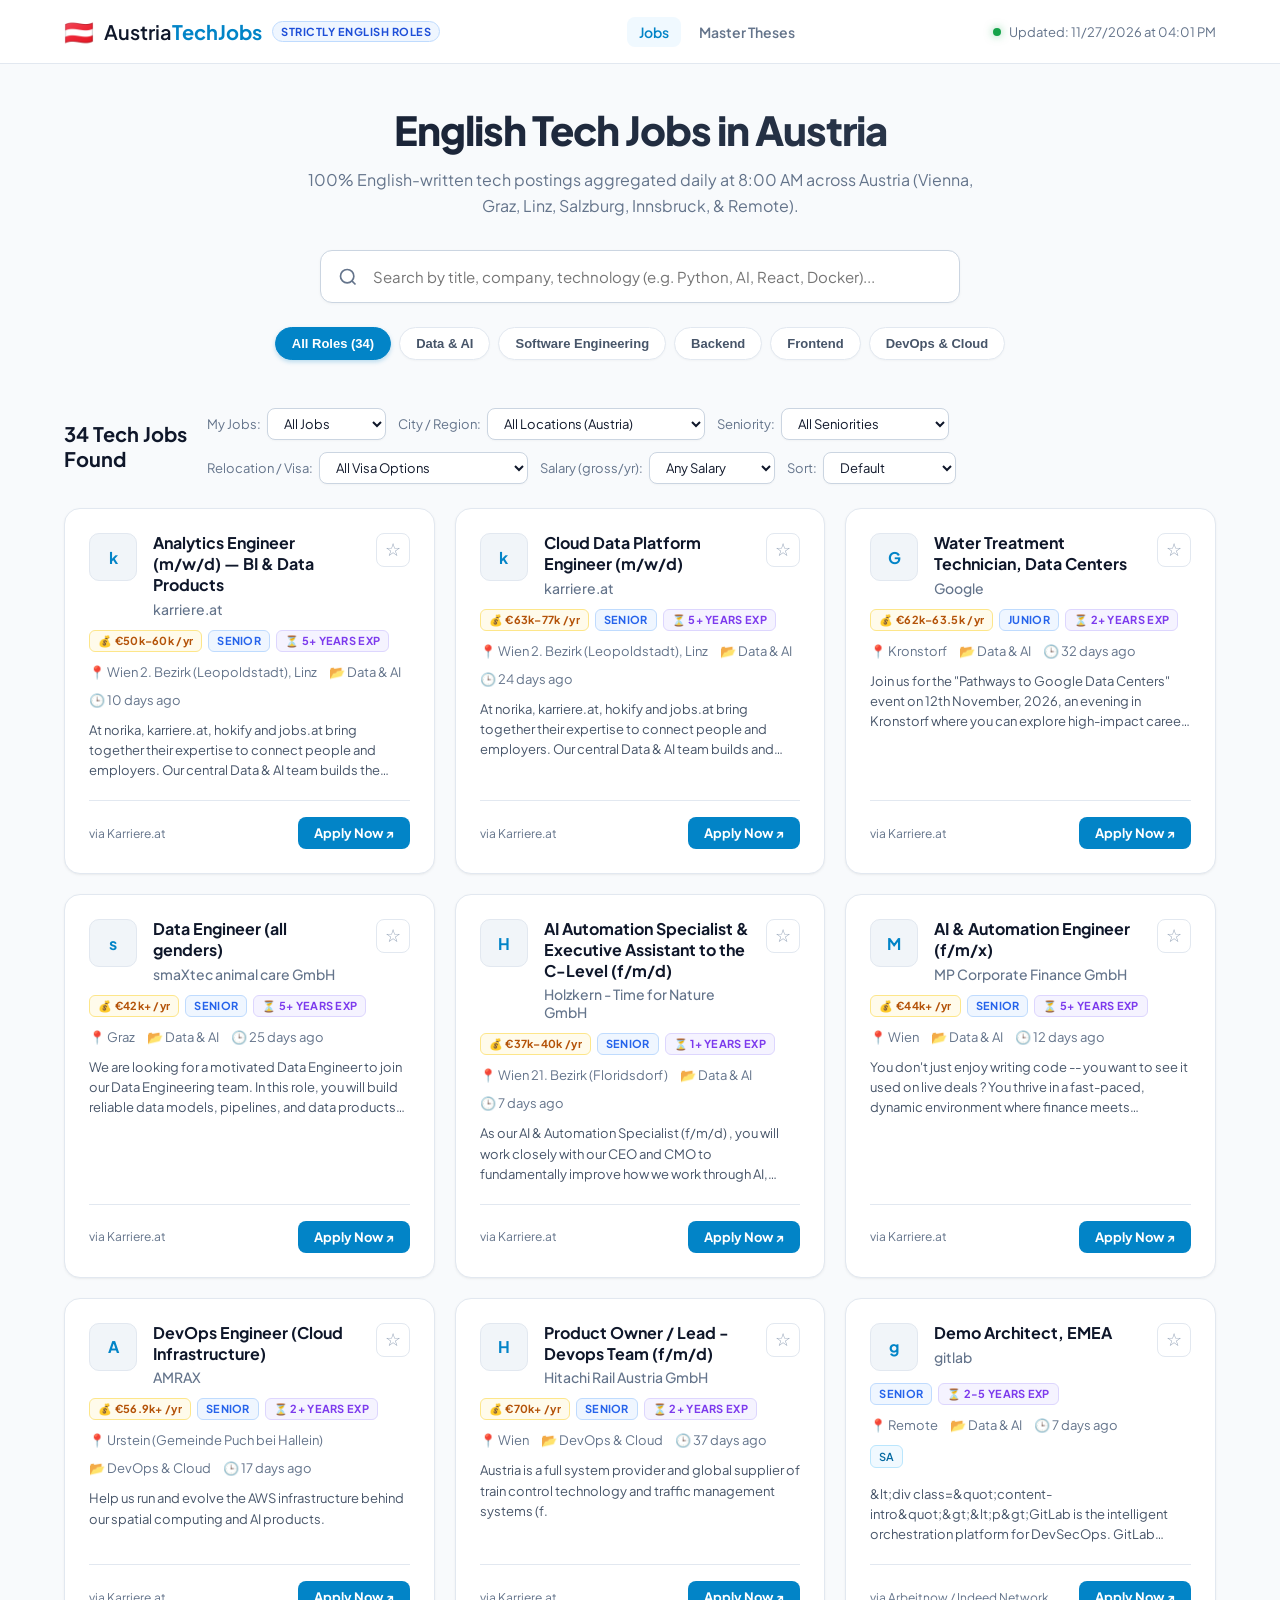
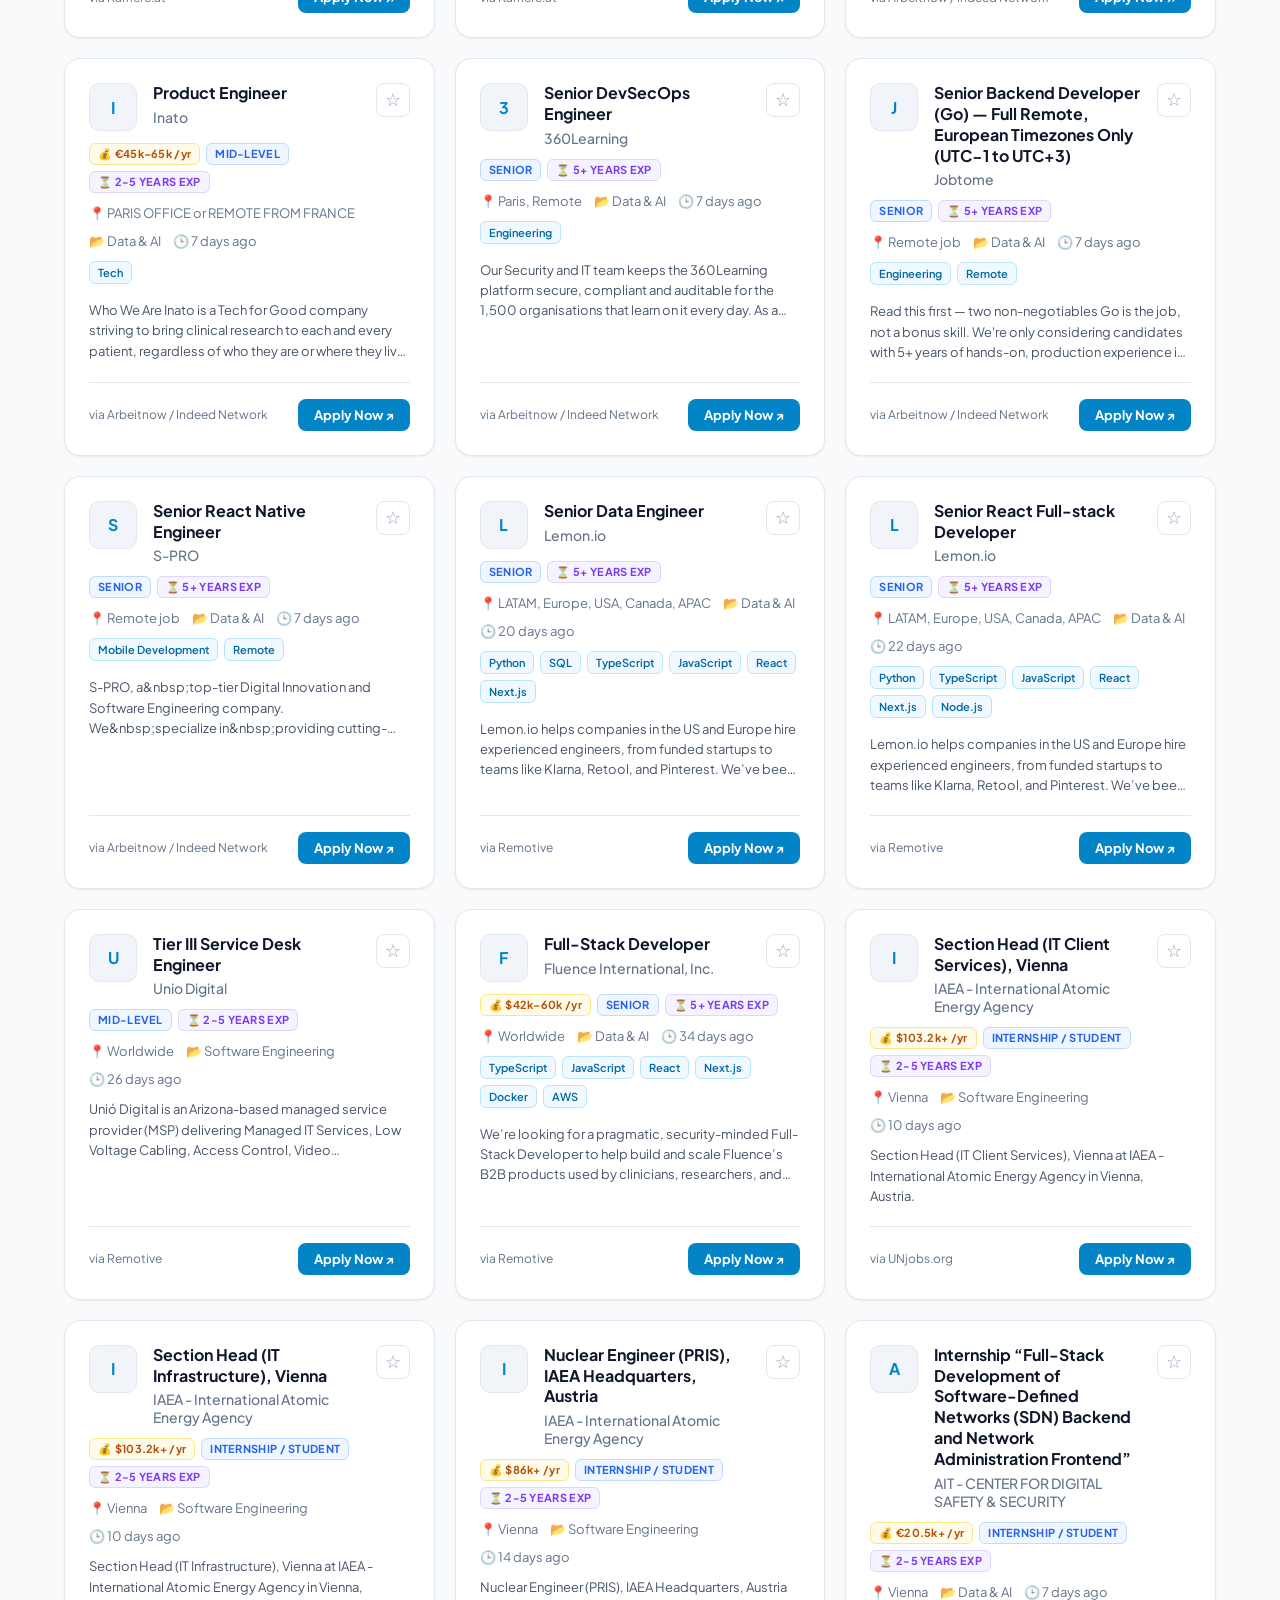
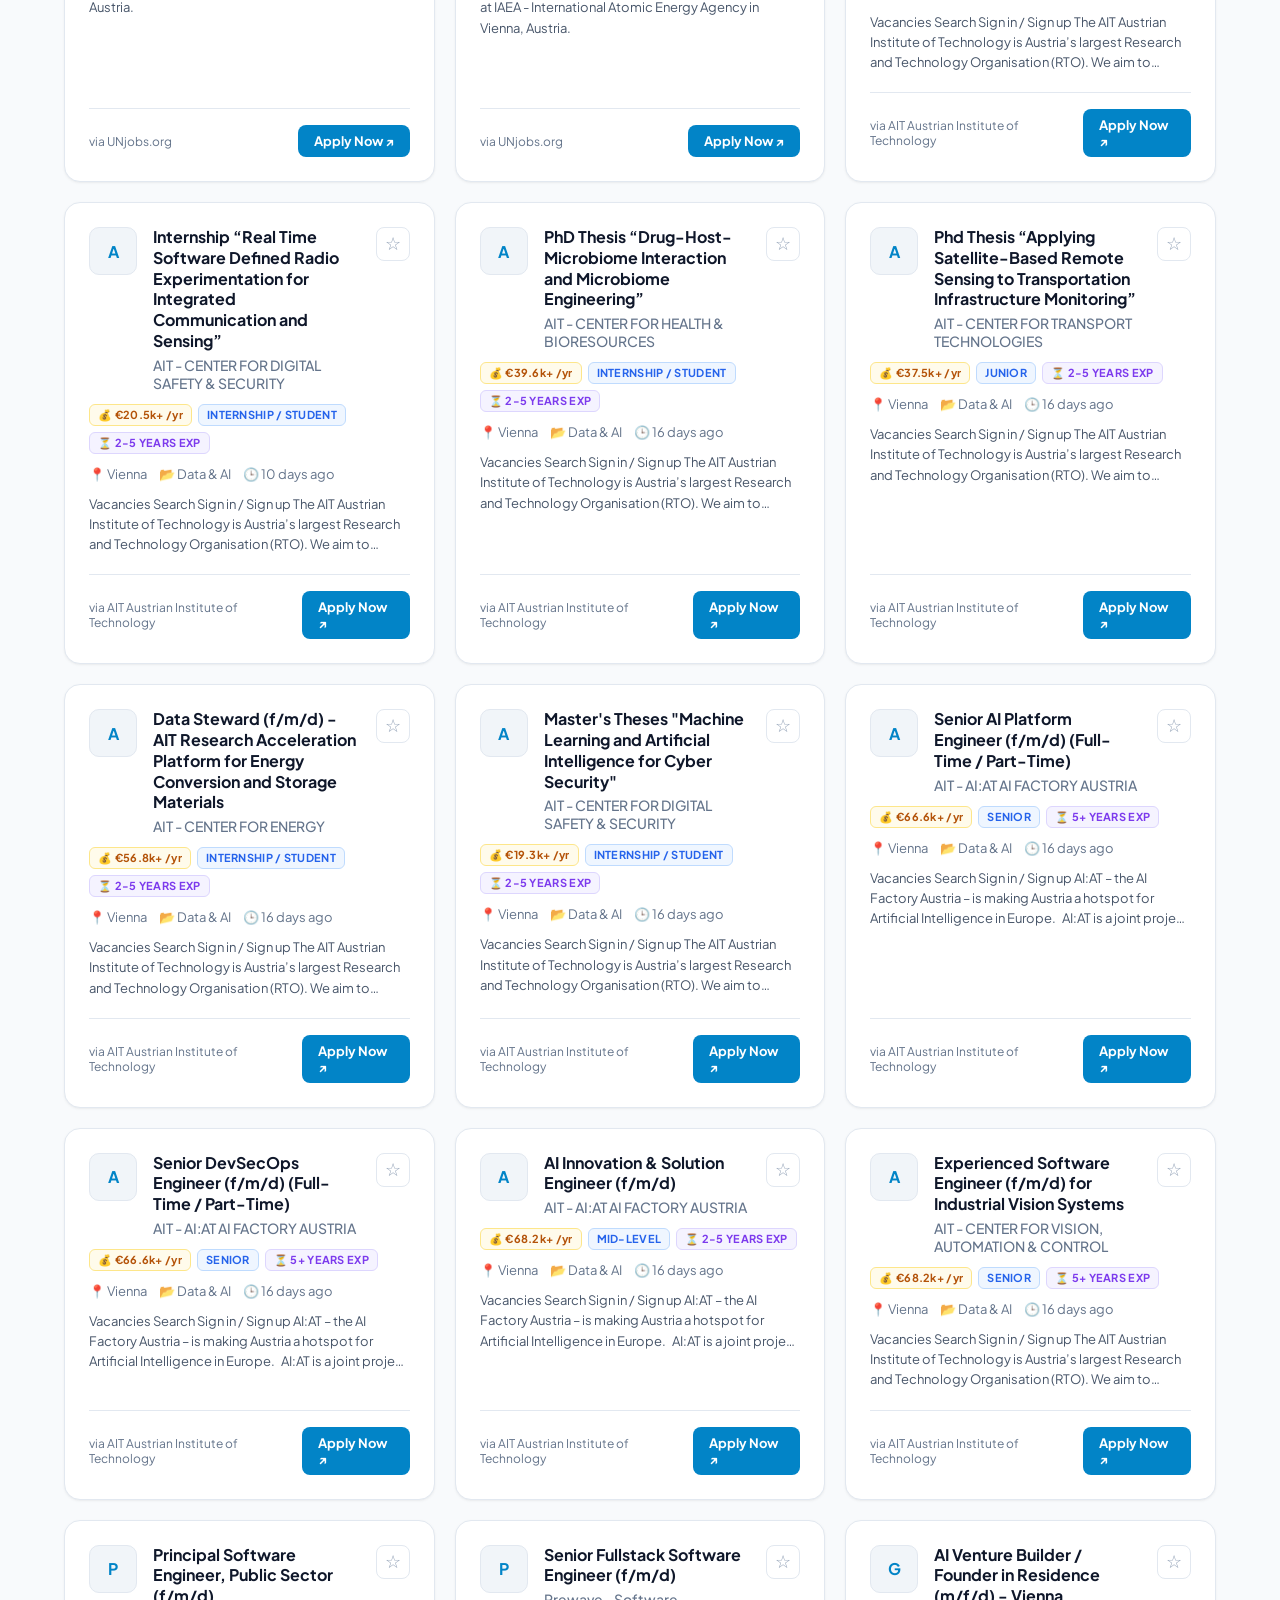
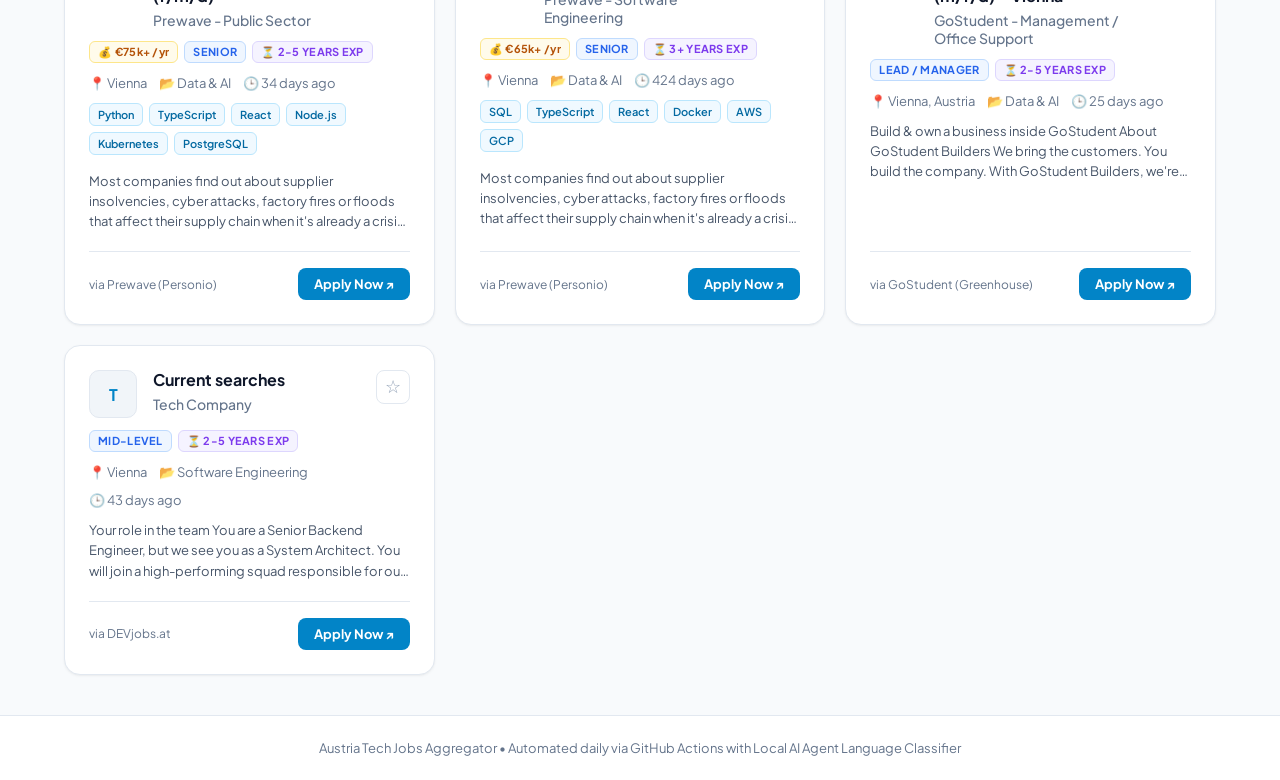
<file: index.html>
<!DOCTYPE html>
<html lang="en">
<head>
    <meta charset="UTF-8">
    <meta name="viewport" content="width=device-width, initial-scale=1.0">
    <title>Austria Tech Jobs in English | Daily Aggregator</title>
    <link rel="preconnect" href="https://fonts.googleapis.com">
    <link rel="preconnect" href="https://fonts.gstatic.com" crossorigin>
    <link href="https://fonts.googleapis.com/css2?family=Plus+Jakarta+Sans:wght@400;500;600;700;800&display=swap" rel="stylesheet">
    <link rel="stylesheet" href="styles.css">
</head>
<body>
    <header class="navbar">
        <div class="container navbar-content">
            <div class="logo">
                <span class="flag">🇦🇹</span>
                <span class="logo-text">Austria<strong>TechJobs</strong></span>
                <span class="badge-english">Strictly English Roles</span>
            </div>
            <nav class="nav-links" id="nav-links">
                <a href="index.html" class="active">Jobs</a>
                <a href="theses.html">Master Theses</a>
                <a href="/cvs" id="nav-cvs" hidden>My CVs</a>
            </nav>
            <div class="meta-status">
                <span class="pulse-dot"></span>
                <span id="last-updated">Updating daily at 08:00 AM</span>
            </div>
        </div>
    </header>

    <main class="container main-content">
        <section class="hero-section">
            <h1>English Tech Jobs in Austria</h1>
            <p class="subtitle">100% English-written tech postings aggregated daily at 8:00 AM across Austria (Vienna, Graz, Linz, Salzburg, Innsbruck, & Remote).</p>
            
            <div class="search-box">
                <div class="input-group">
                    <svg class="search-icon" width="20" height="20" viewBox="0 0 24 24" fill="none" stroke="currentColor" stroke-width="2"><circle cx="11" cy="11" r="8"></circle><line x1="21" y1="21" x2="16.65" y2="16.65"></line></svg>
                    <input type="text" id="search-input" placeholder="Search by title, company, technology (e.g. Python, AI, React, Docker)...">
                </div>
            </div>

            <div class="filter-pills" id="category-pills">
                <button class="pill active" data-category="All">All Roles (<span id="count-all">0</span>)</button>
                <button class="pill" data-category="Data & AI">Data & AI</button>
                <button class="pill" data-category="Software Engineering">Software Engineering</button>
                <button class="pill" data-category="Backend">Backend</button>
                <button class="pill" data-category="Frontend">Frontend</button>
                <button class="pill" data-category="DevOps & Cloud">DevOps & Cloud</button>
            </div>
        </section>

        <!-- Only shown when served by scripts/resume_server.py (local API available) -->
        <section class="tailor-panel" id="tailor-panel" hidden>
            <div class="tailor-panel-head">
                <div>
                    <h2>✨ AI Resume Tailor</h2>
                    <p class="tailor-hint">Use the <strong>Tailor resume</strong> button on any job below, or paste an external posting.</p>
                </div>
                <div class="filter-group">
                    <label for="tailor-provider">Model:</label>
                    <select id="tailor-provider"></select>
                </div>
            </div>
            <p class="tailor-alert" id="tailor-alert" hidden></p>
            <form class="tailor-form" id="tailor-form">
                <input type="url" id="tailor-url" placeholder="https://company.com/careers/job-posting">
                <textarea id="tailor-text" rows="4" placeholder="…or paste the job description text (works for any site, incl. LinkedIn)"></textarea>
                <button type="submit" class="apply-btn">Tailor resume</button>
            </form>
        </section>

        <section class="jobs-section">
            <div class="section-header">
                <h2 id="jobs-count-title">Loading Jobs...</h2>
                
                <div class="filters-row">
                    <div class="filter-group">
                        <label for="tracker-filter">My Jobs:</label>
                        <select id="tracker-filter">
                            <option value="All">All Jobs</option>
                            <option value="tracked">All Tracked</option>
                            <option value="saved">⭐ Saved</option>
                            <option value="applied">📨 Applied</option>
                            <option value="interview">💬 Interview</option>
                            <option value="offer">🎉 Offer</option>
                            <option value="rejected">✖ Rejected</option>
                        </select>
                    </div>

                    <div class="filter-group">
                        <label for="location-filter">City / Region:</label>
                        <select id="location-filter">
                            <option value="All">All Locations (Austria)</option>
                            <option value="Vienna">Vienna / Wien</option>
                            <option value="Graz">Graz</option>
                            <option value="Linz">Linz</option>
                            <option value="Salzburg">Salzburg</option>
                            <option value="Innsbruck">Innsbruck</option>
                            <option value="Carinthia">Carinthia (Klagenfurt/Villach)</option>
                            <option value="Remote">Remote Austria</option>
                        </select>
                    </div>

                    <div class="filter-group">
                        <label for="seniority-filter">Seniority:</label>
                        <select id="seniority-filter">
                            <option value="All">All Seniorities</option>
                            <option value="Junior">Junior / Entry</option>
                            <option value="Mid-Level">Mid-Level</option>
                            <option value="Senior">Senior</option>
                            <option value="Lead / Manager">Lead / Management</option>
                            <option value="Internship / Student">Internship / Student</option>
                        </select>
                    </div>

                    <div class="filter-group">
                        <label for="relocation-filter">Relocation / Visa:</label>
                        <select id="relocation-filter">
                            <option value="All">All Visa Options</option>
                            <option value="Visa Sponsorship">Visa Sponsorship Available</option>
                            <option value="Relocation Supported">Relocation Supported</option>
                            <option value="EU Work Permit Required">EU Work Permit Required</option>
                        </select>
                    </div>

                    <div class="filter-group">
                        <label for="salary-filter">Salary (gross/yr):</label>
                        <select id="salary-filter">
                            <option value="All">Any Salary</option>
                            <option value="stated">Salary Stated</option>
                            <option value="40000">€40k+</option>
                            <option value="50000">€50k+</option>
                            <option value="60000">€60k+</option>
                            <option value="70000">€70k+</option>
                            <option value="80000">€80k+</option>
                        </select>
                    </div>

                    <div class="filter-group">
                        <label for="sort-select">Sort:</label>
                        <select id="sort-select">
                            <option value="default">Default</option>
                            <option value="newest">Newest</option>
                            <option value="salary">Highest Salary</option>
                        </select>
                    </div>
                </div>
            </div>

            <div class="jobs-grid" id="jobs-container">
                <!-- Job cards will be rendered dynamically -->
            </div>
        </section>
    </main>

    <footer class="footer">
        <div class="container footer-content">
            <p>Austria Tech Jobs Aggregator • Automated daily via GitHub Actions with Local AI Agent Language Classifier</p>
        </div>
    </footer>

    <div class="tailor-modal" id="tailor-modal" hidden>
        <div class="tailor-dialog" role="dialog" aria-modal="true" aria-labelledby="tailor-modal-title">
            <button class="tailor-close" id="tailor-close" aria-label="Close">×</button>
            <h2 id="tailor-modal-title">Tailoring resume…</h2>
            <div id="tailor-modal-body"></div>
        </div>
    </div>

    <script src="app.js"></script>
</body>
</html>
</file>
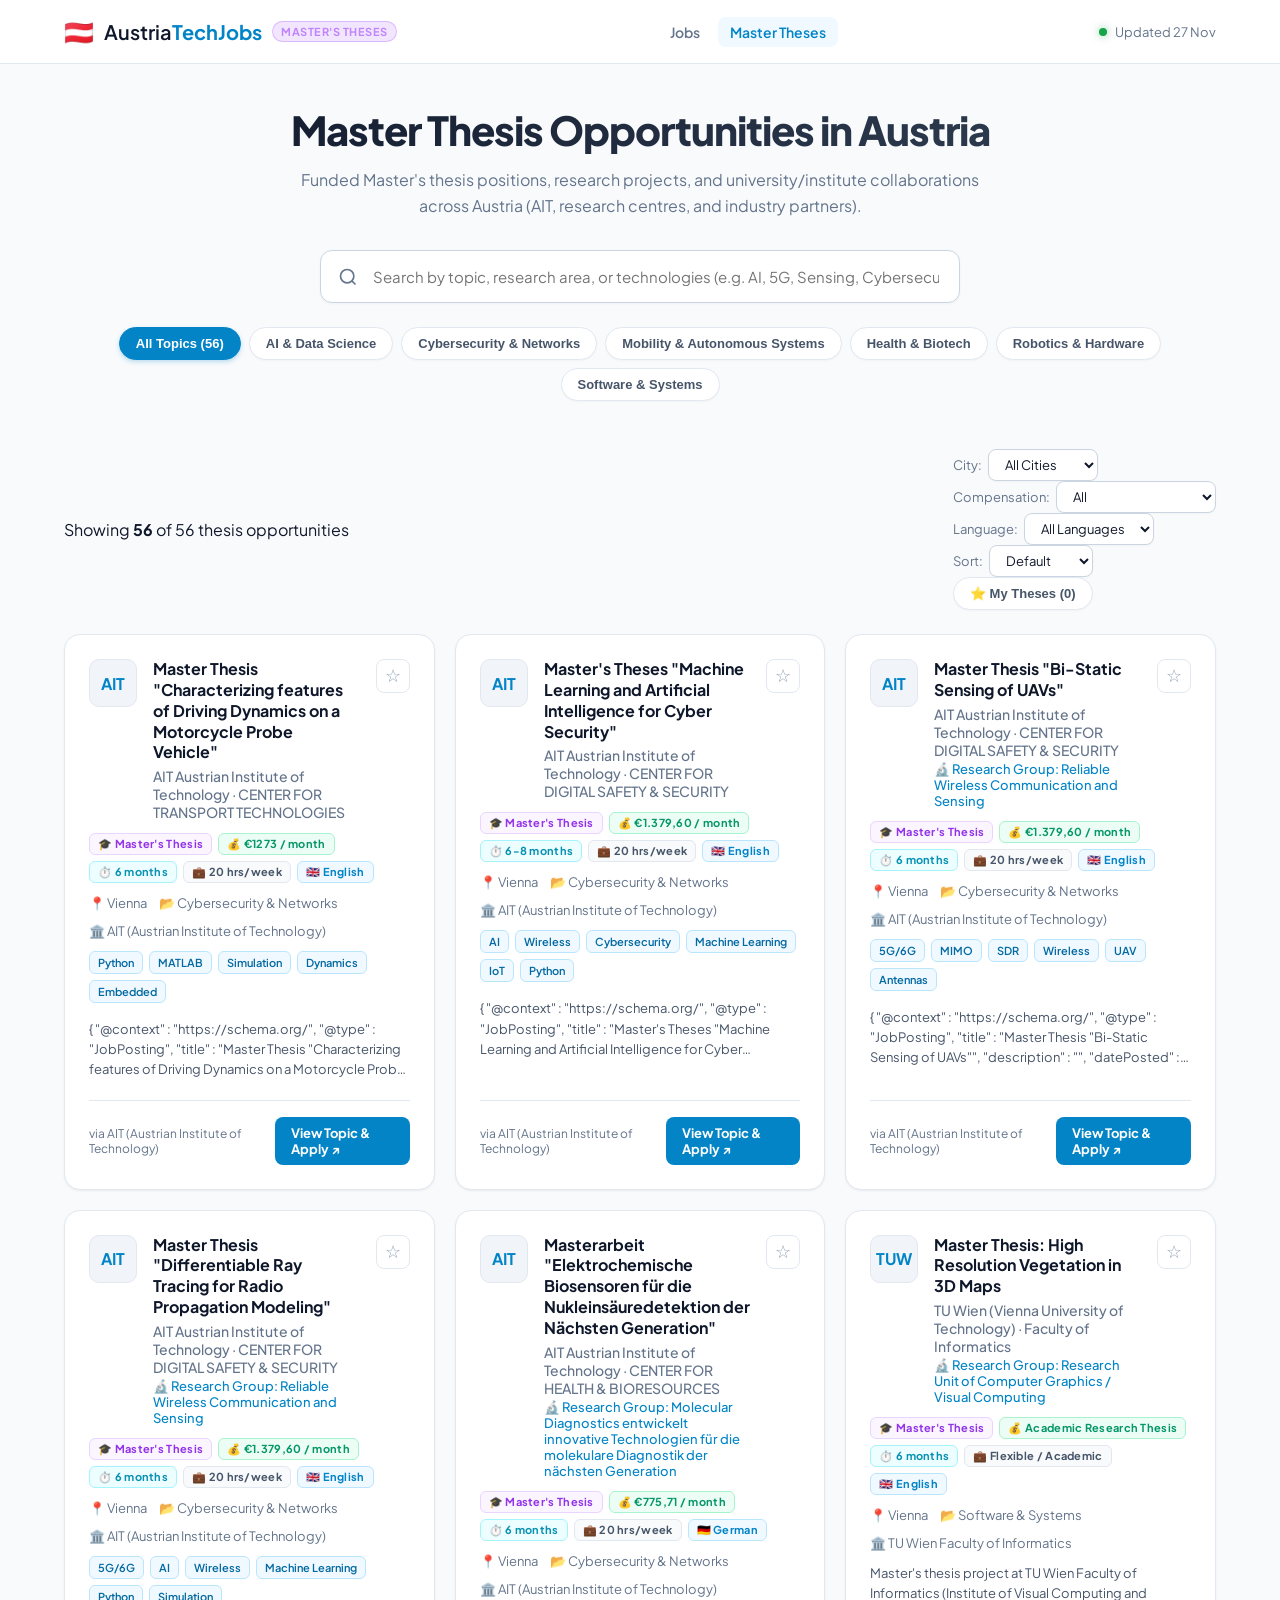
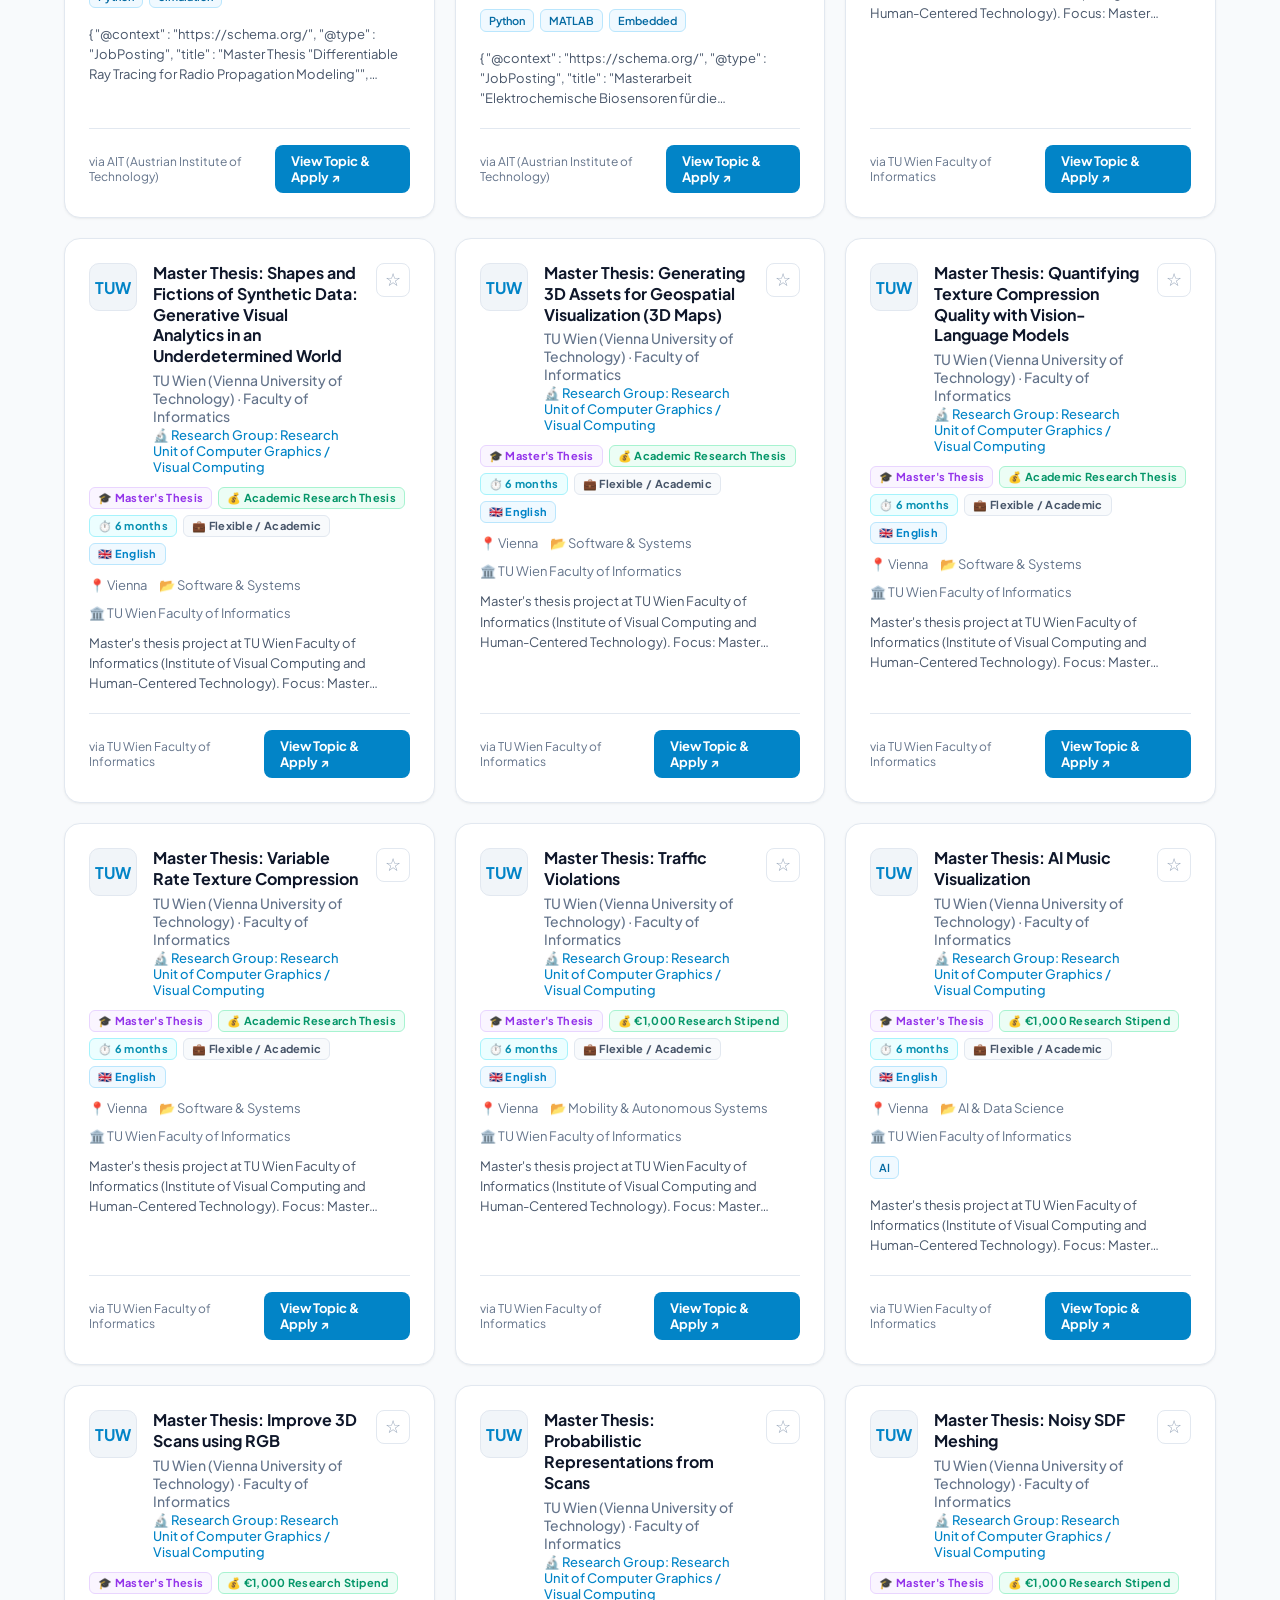
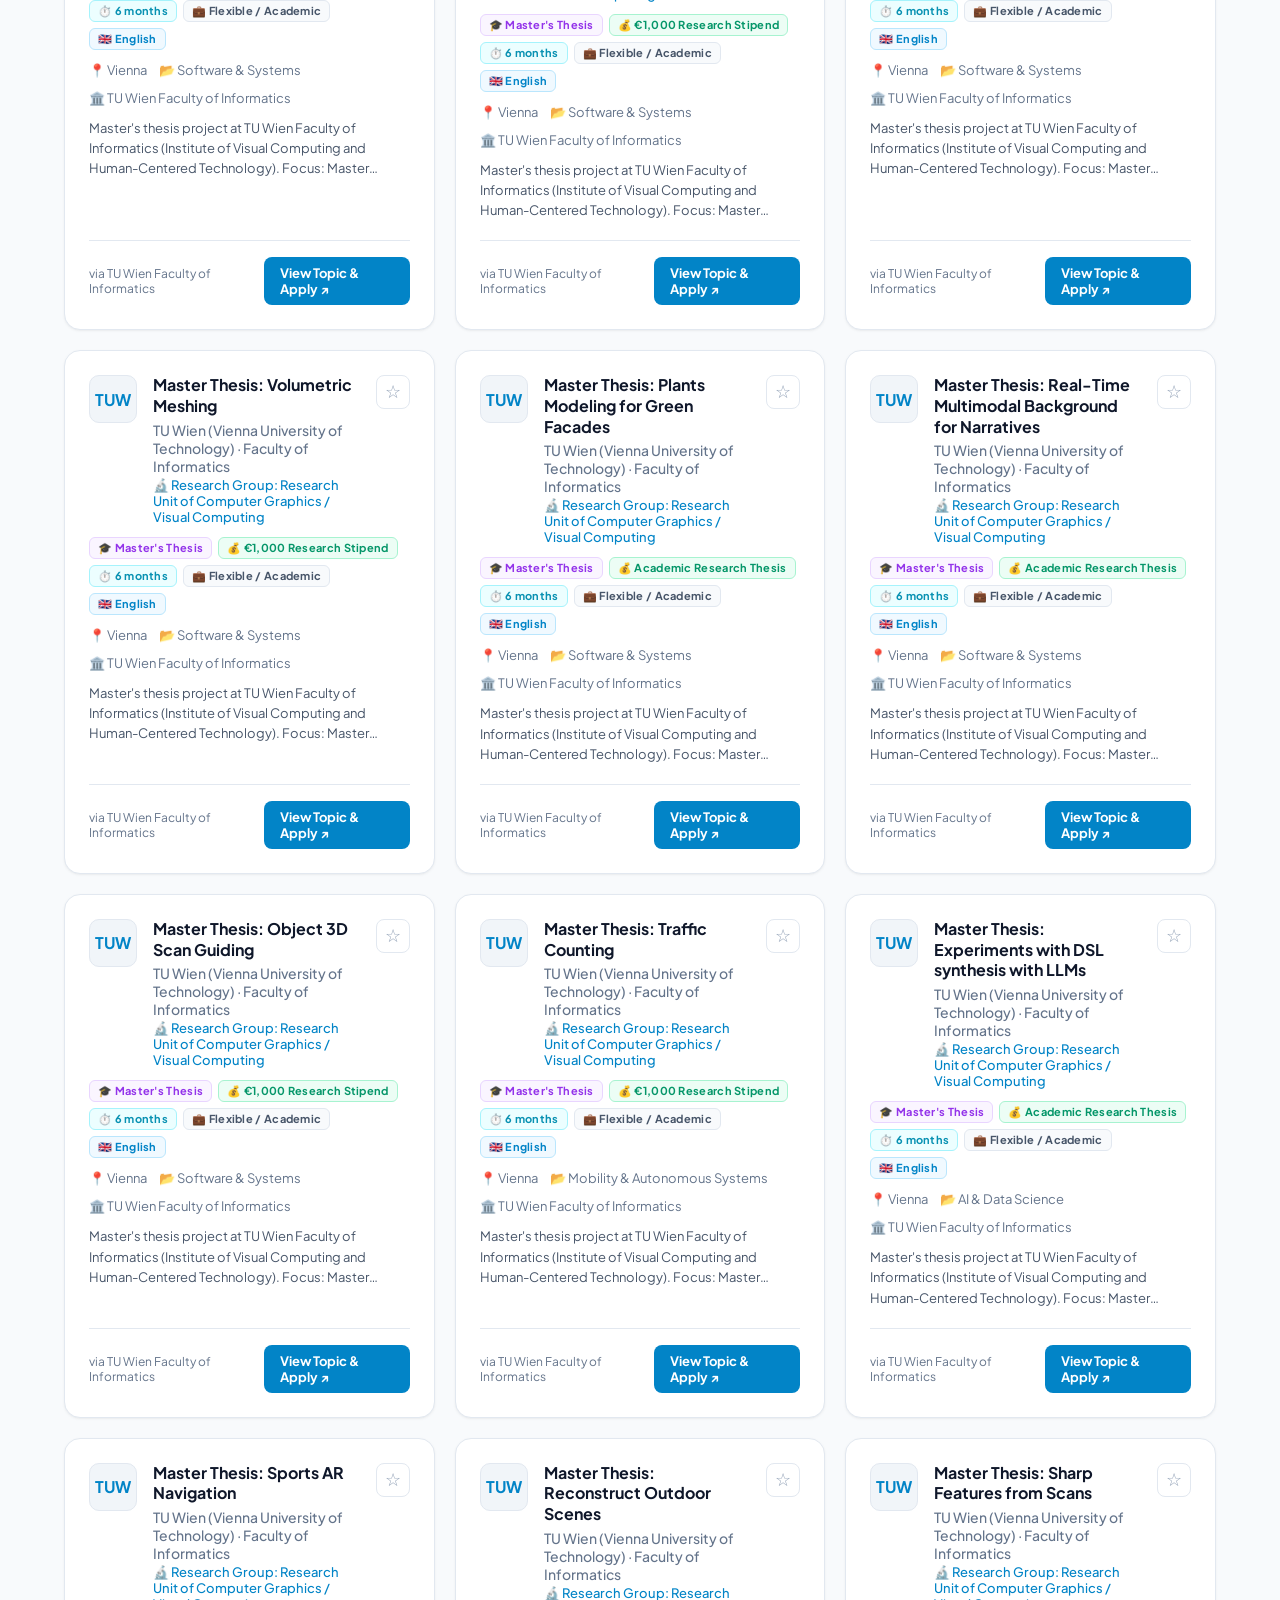
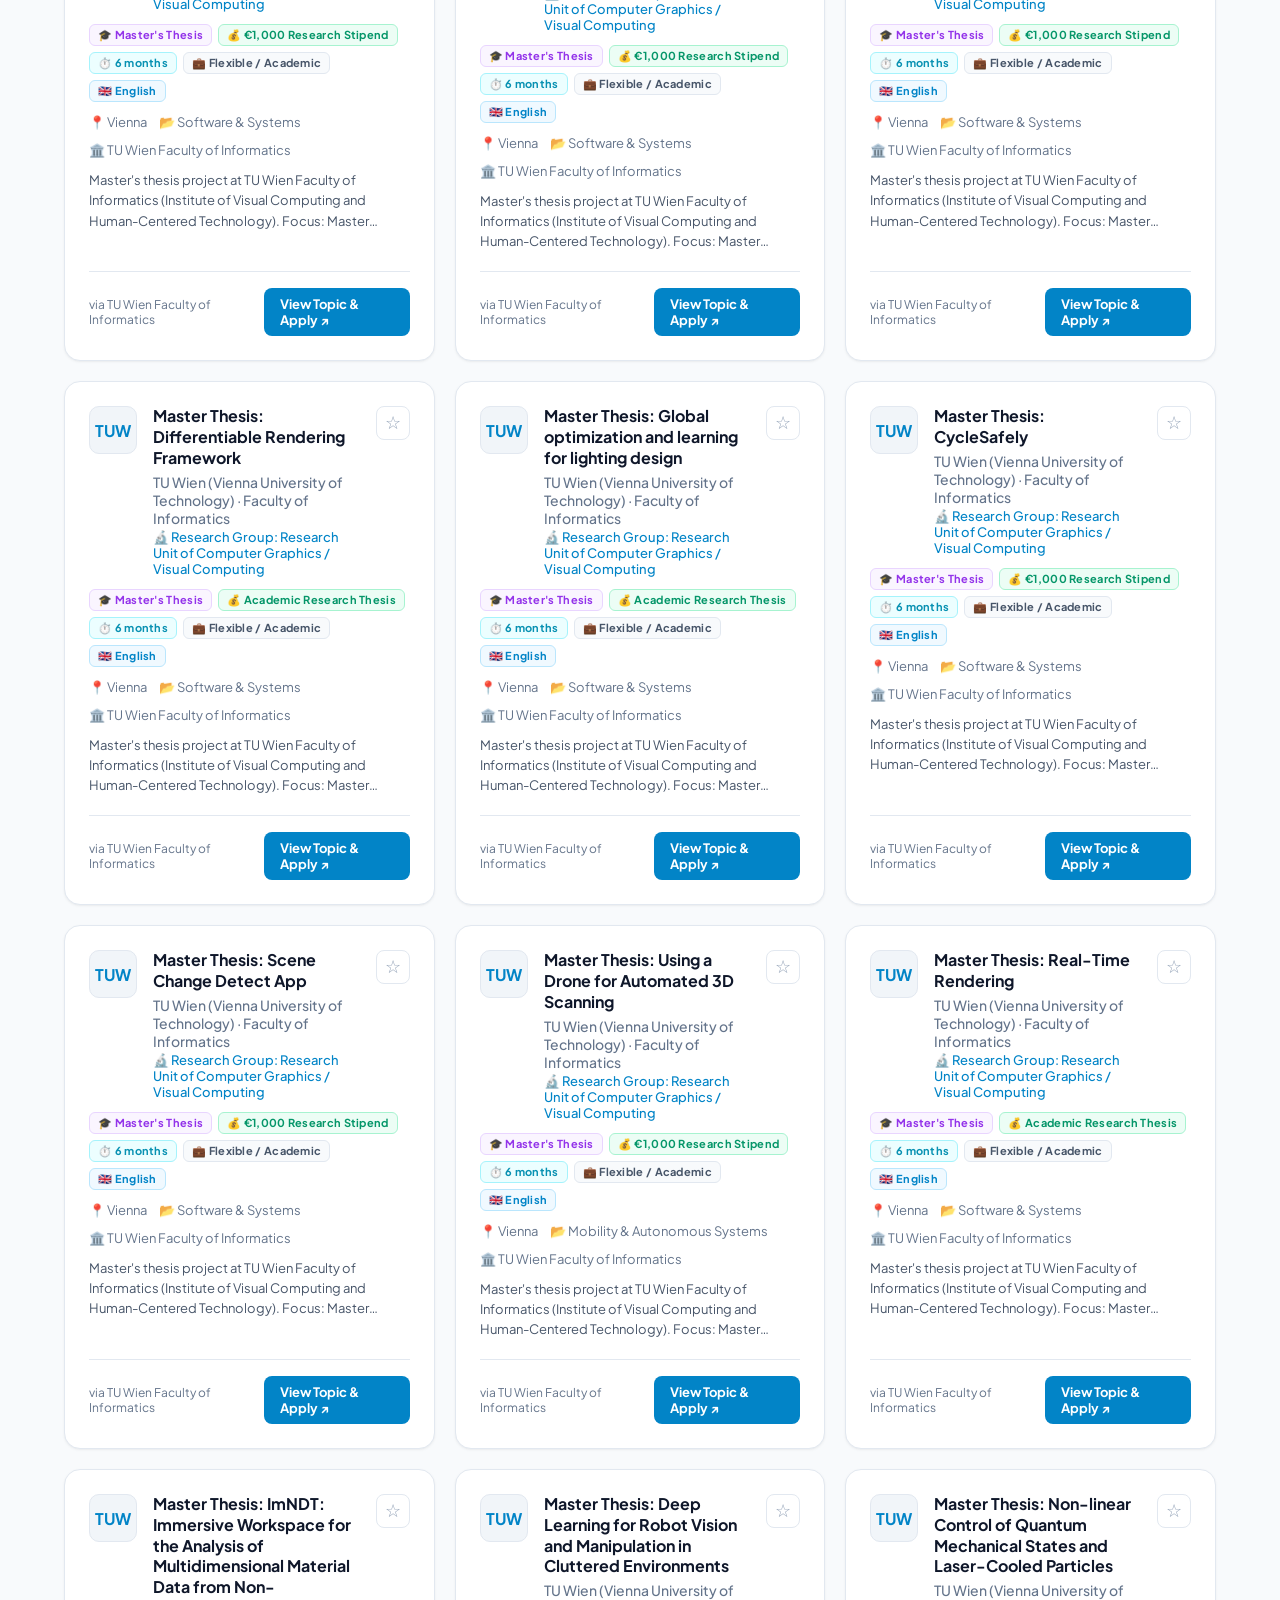
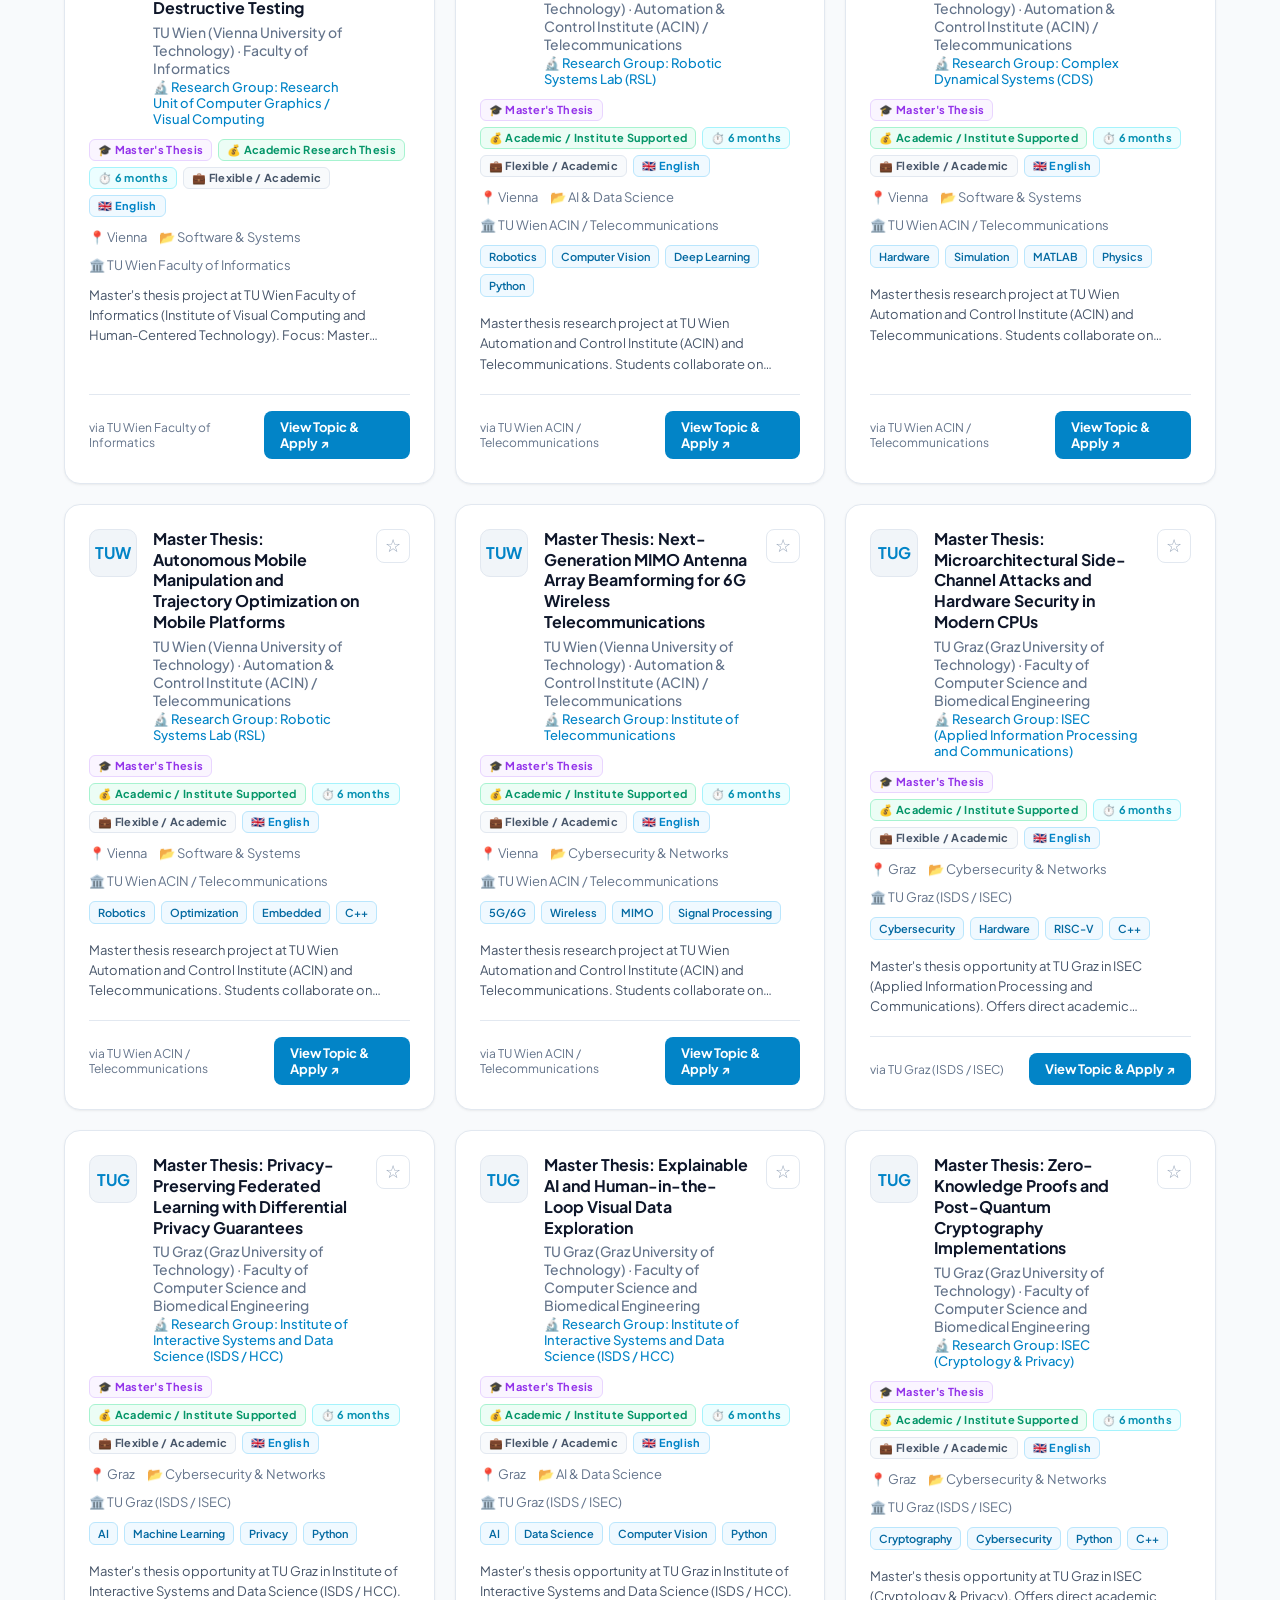
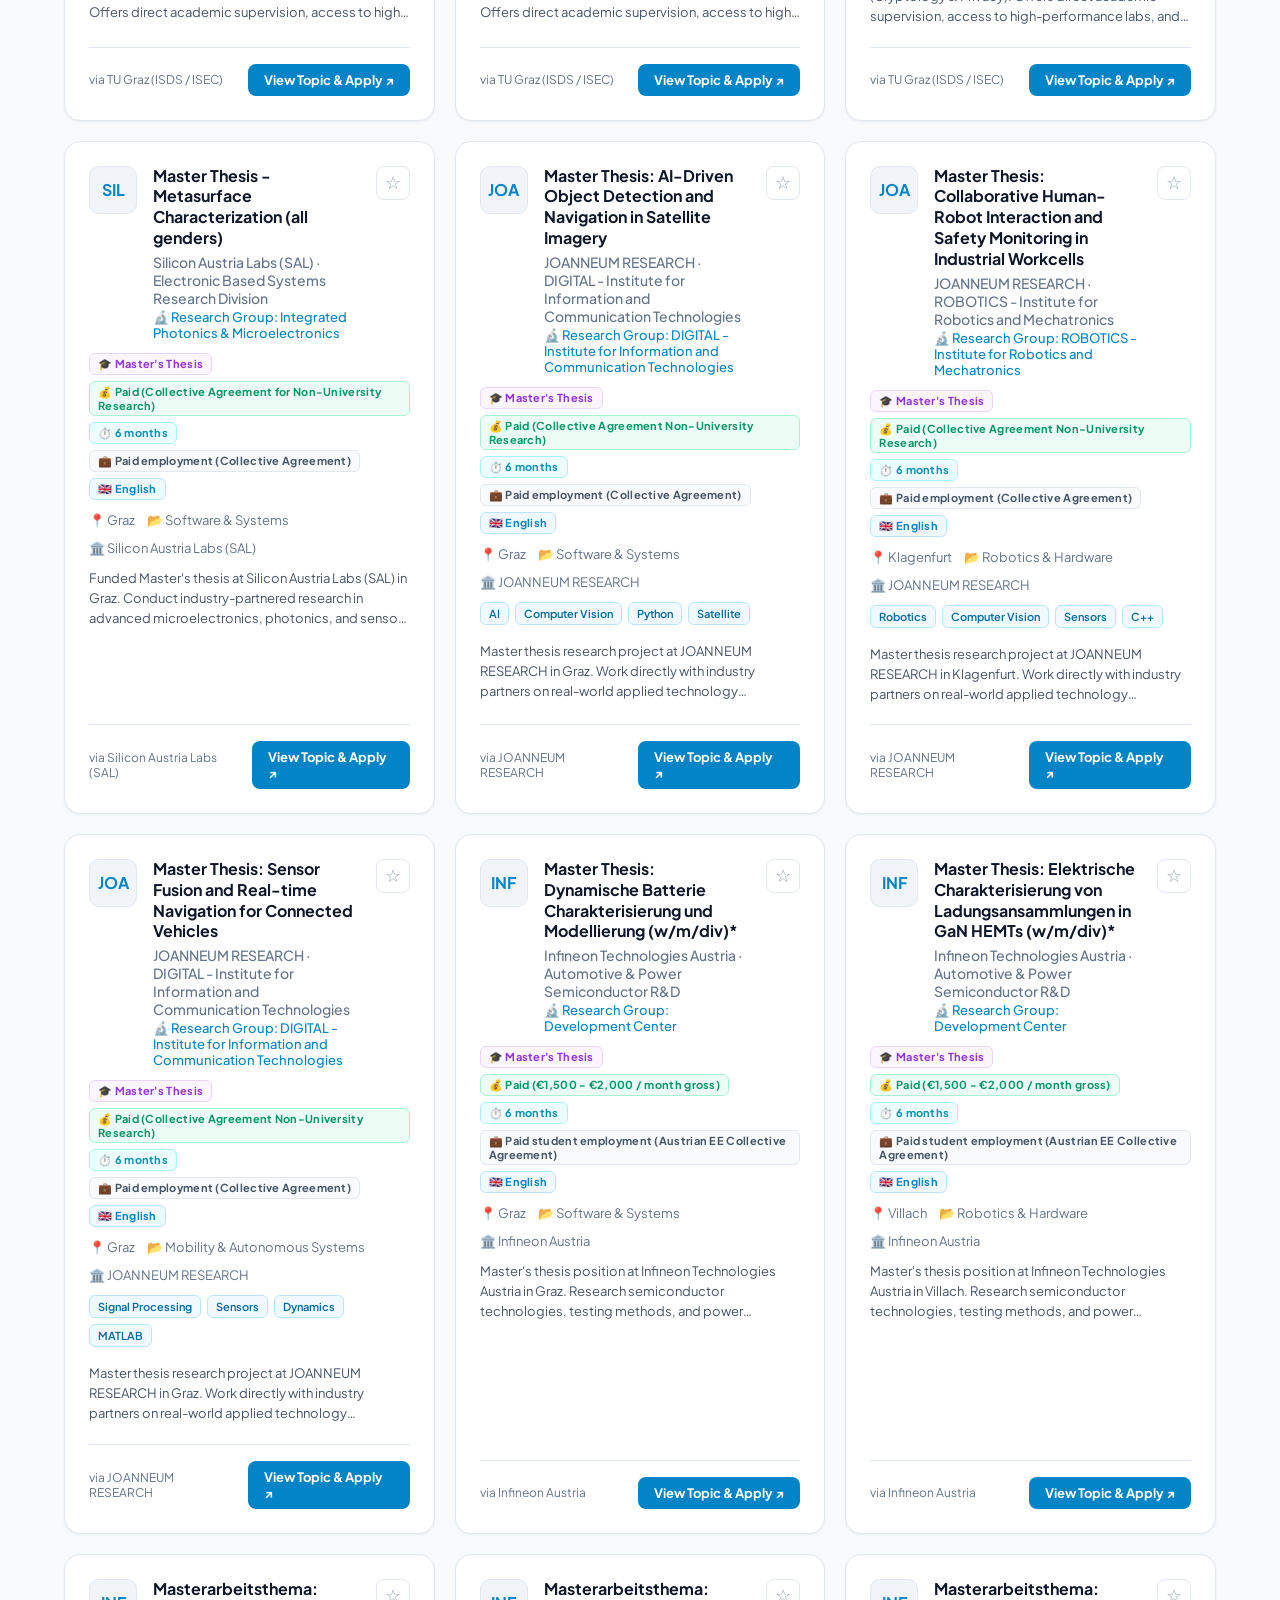
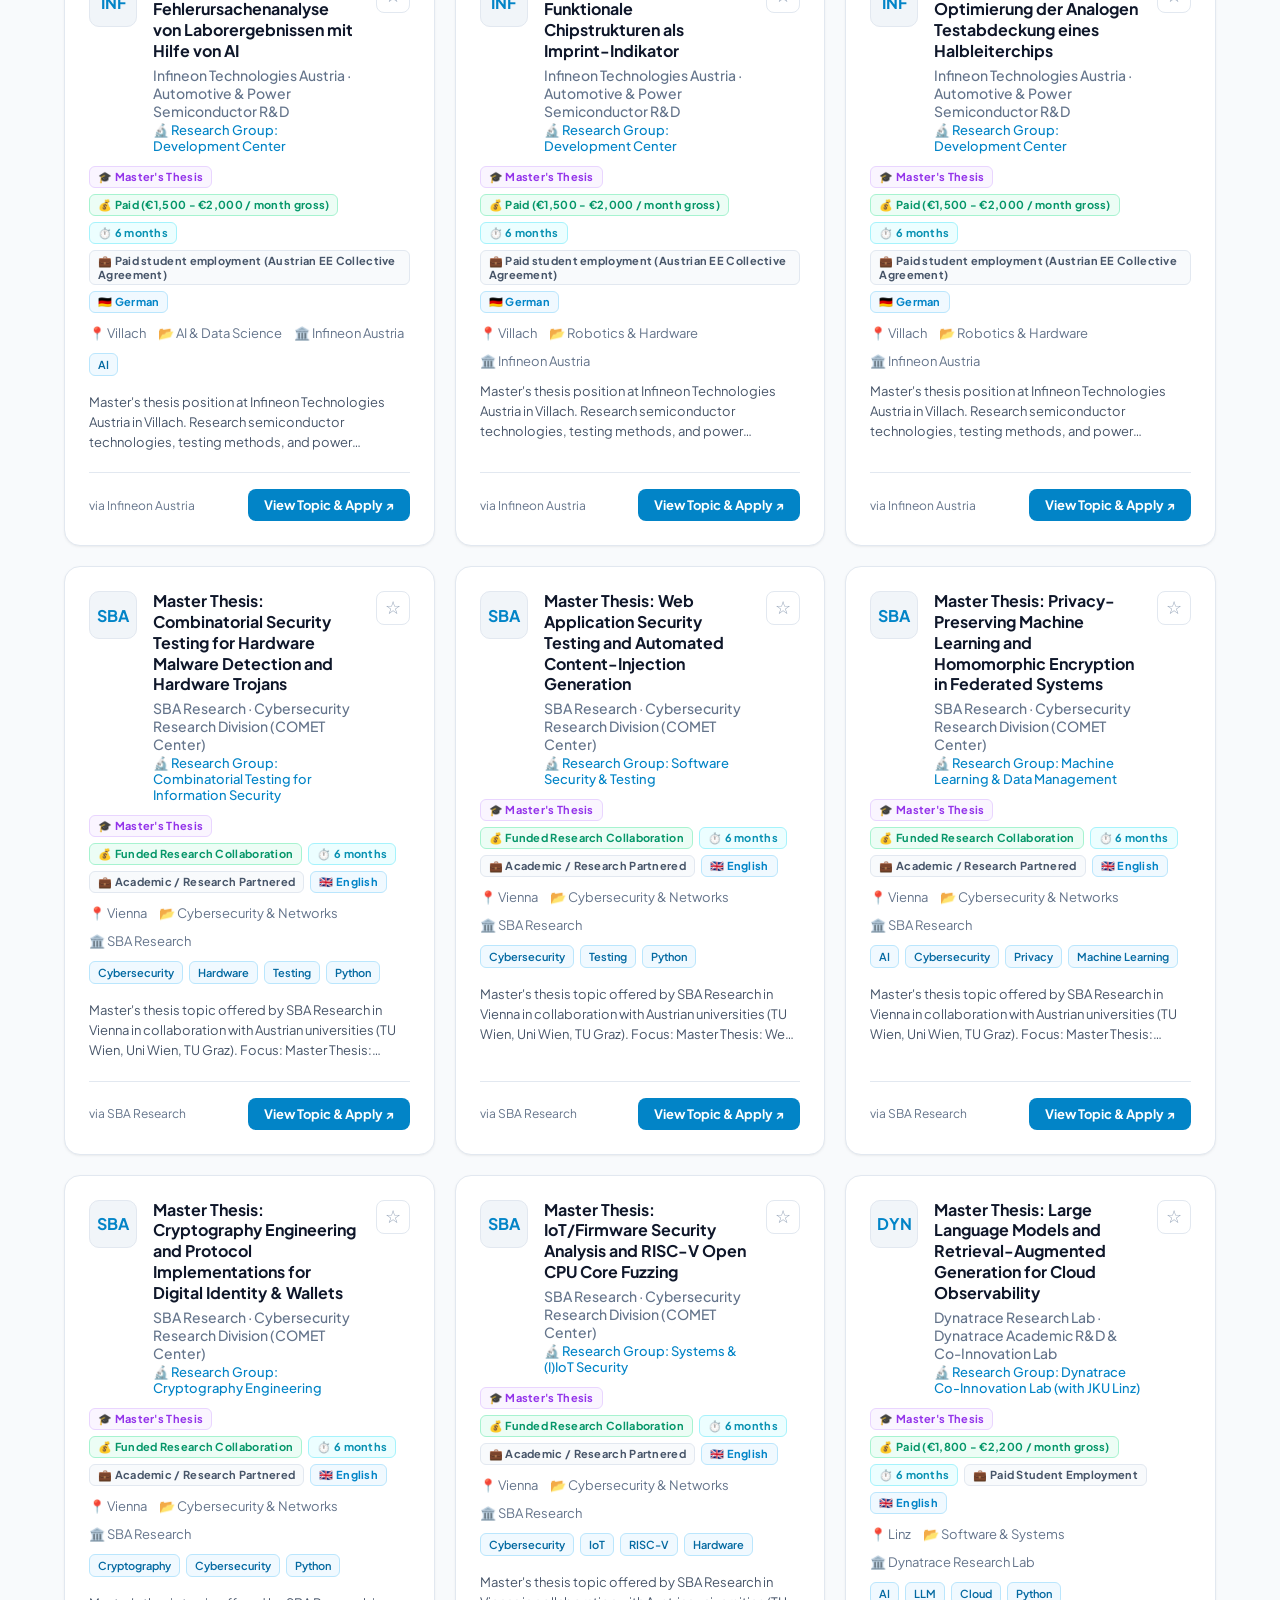
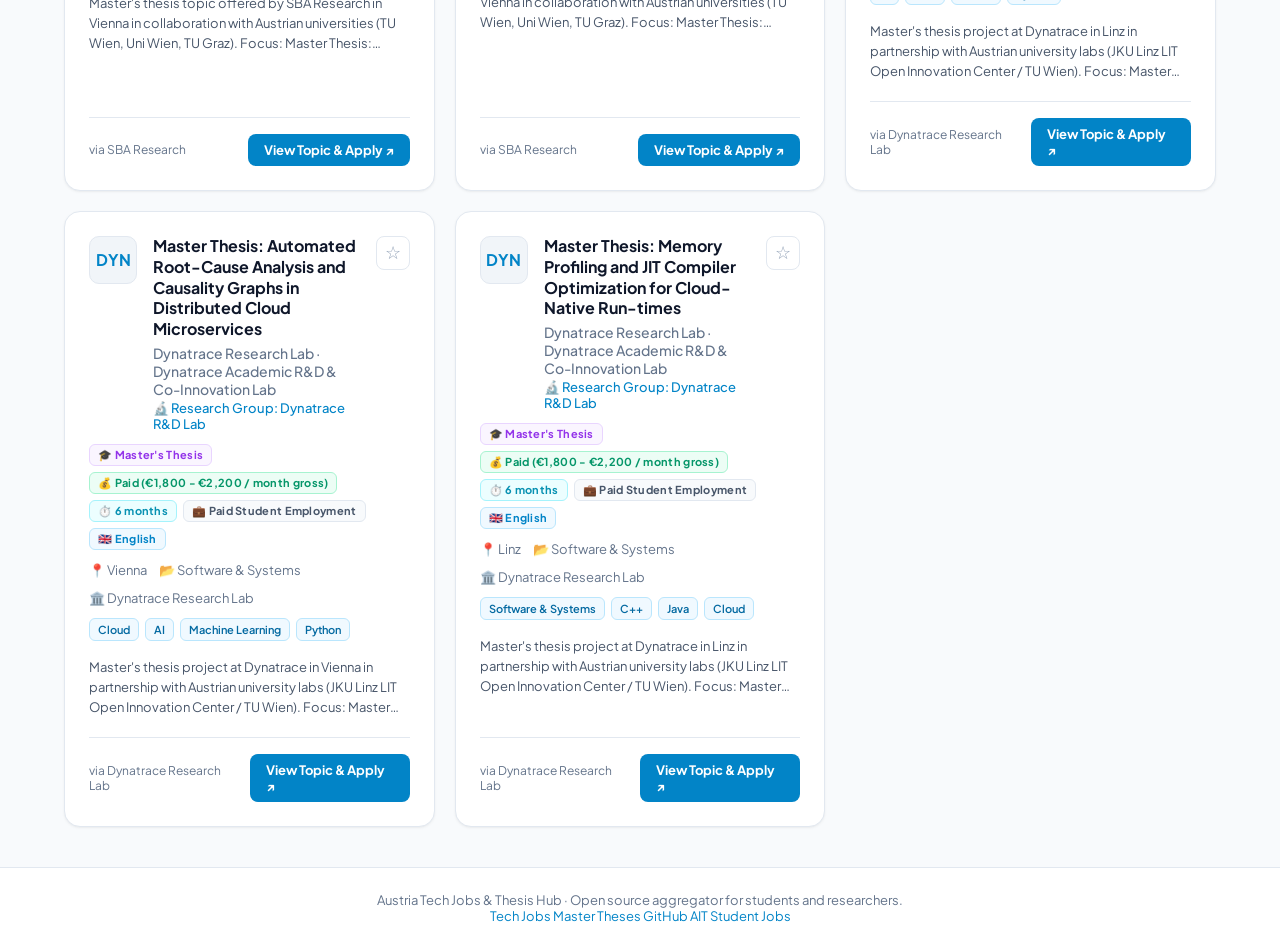
<file: theses.html>
<!DOCTYPE html>
<html lang="en">
<head>
    <meta charset="UTF-8">
    <meta name="viewport" content="width=device-width, initial-scale=1.0">
    <title>Master Thesis Opportunities in Austria | Austria Tech Jobs Hub</title>
    <link rel="preconnect" href="https://fonts.googleapis.com">
    <link rel="preconnect" href="https://fonts.gstatic.com" crossorigin>
    <link href="https://fonts.googleapis.com/css2?family=Plus+Jakarta+Sans:wght@400;500;600;700;800&display=swap" rel="stylesheet">
    <link rel="stylesheet" href="styles.css">
</head>
<body>
    <header class="navbar">
        <div class="container navbar-content">
            <div class="logo">
                <span class="flag">🇦🇹</span>
                <span class="logo-text">Austria<strong>TechJobs</strong></span>
                <span class="badge-english" style="background: #a855f725; color: #c084fc; border-color: #a855f750;">Master's Theses</span>
            </div>
            <nav class="nav-links" id="nav-links">
                <a href="index.html">Jobs</a>
                <a href="theses.html" class="active">Master Theses</a>
                <a href="/cvs" id="nav-cvs" hidden>My CVs</a>
            </nav>
            <div class="meta-status">
                <span class="pulse-dot"></span>
                <span id="last-updated">Updating daily</span>
            </div>
        </div>
    </header>

    <main class="container main-content">
        <section class="hero-section">
            <h1>Master Thesis Opportunities in Austria</h1>
            <p class="subtitle">Funded Master's thesis positions, research projects, and university/institute collaborations across Austria (AIT, research centres, and industry partners).</p>
            
            <div class="search-box">
                <div class="input-group">
                    <svg class="search-icon" width="20" height="20" viewBox="0 0 24 24" fill="none" stroke="currentColor" stroke-width="2"><circle cx="11" cy="11" r="8"></circle><line x1="21" y1="21" x2="16.65" y2="16.65"></line></svg>
                    <input type="text" id="search-input" placeholder="Search by topic, research area, or technologies (e.g. AI, 5G, Sensing, Cybersecurity, Vision)...">
                </div>
            </div>

            <div class="filter-pills" id="category-pills">
                <button class="pill active" data-category="All">All Topics (<span id="count-all">0</span>)</button>
                <button class="pill" data-category="AI & Data Science">AI & Data Science</button>
                <button class="pill" data-category="Cybersecurity & Networks">Cybersecurity & Networks</button>
                <button class="pill" data-category="Mobility & Autonomous Systems">Mobility & Autonomous Systems</button>
                <button class="pill" data-category="Health & Biotech">Health & Biotech</button>
                <button class="pill" data-category="Robotics & Hardware">Robotics & Hardware</button>
                <button class="pill" data-category="Software & Systems">Software & Systems</button>
            </div>
        </section>

        <!-- Local tailor panel (only shown when served by scripts/resume_server.py) -->
        <section class="tailor-panel" id="tailor-panel" hidden>
            <div class="tailor-panel-head">
                <div>
                    <h2>✨ AI CV Tailor for Theses</h2>
                    <p class="tailor-hint">Use the <strong>Tailor CV</strong> button on any thesis to tailor your resume specifically to the research topic and supervisor requirements.</p>
                </div>
                <div class="filter-group">
                    <label for="tailor-provider">AI engine:</label>
                    <select id="tailor-provider"></select>
                </div>
            </div>
        </section>

        <section class="jobs-section">
            <div class="section-header">
                <div class="results-count">
                    Showing <strong id="visible-count">0</strong> of <span id="total-count">0</span> thesis opportunities
                </div>
                <div class="filter-dropdowns">
                    <div class="filter-group">
                        <label for="city-filter">City:</label>
                        <select id="city-filter">
                            <option value="All">All Cities</option>
                        </select>
                    </div>

                    <div class="filter-group">
                        <label for="paid-filter">Compensation:</label>
                        <select id="paid-filter">
                            <option value="All">All</option>
                            <option value="paid">Paid / Funded Only</option>
                        </select>
                    </div>

                    <div class="filter-group">
                        <label for="lang-filter">Language:</label>
                        <select id="lang-filter">
                            <option value="All">All Languages</option>
                            <option value="English">English</option>
                            <option value="German">German</option>
                        </select>
                    </div>

                    <div class="filter-group">
                        <label for="sort-select">Sort:</label>
                        <select id="sort-select">
                            <option value="default">Default</option>
                            <option value="newest">Newest</option>
                            <option value="title">Title (A-Z)</option>
                        </select>
                    </div>

                    <div class="filter-group tracker-toggle">
                        <button type="button" class="pill tracker-pill" id="my-theses-toggle">
                            ⭐ My Theses (<span id="tracker-count">0</span>)
                        </button>
                    </div>
                </div>
            </div>

            <!-- Saved Theses Tracker sub-bar -->
            <div class="tracker-bar" id="tracker-bar" hidden>
                <div class="tracker-bar-head">
                    <strong>My Thesis Applications</strong>
                    <span class="tailor-hint">Status stored in your browser</span>
                </div>
                <div class="tracker-pills" id="tracker-status-pills">
                    <button class="pill active" data-status="all">All (<span id="cnt-st-all">0</span>)</button>
                    <button class="pill" data-status="saved">Saved (<span id="cnt-st-saved">0</span>)</button>
                    <button class="pill" data-status="contacted">Contacted (<span id="cnt-st-contacted">0</span>)</button>
                    <button class="pill" data-status="interview">Interview (<span id="cnt-st-interview">0</span>)</button>
                    <button class="pill" data-status="offer">Offered (<span id="cnt-st-offer">0</span>)</button>
                    <button class="pill" data-status="declined">Declined (<span id="cnt-st-declined">0</span>)</button>
                </div>
            </div>

            <div class="jobs-grid" id="theses-container">
                <!-- Thesis cards rendered by theses.js -->
            </div>
        </section>
    </main>

    <footer class="footer">
        <div class="container footer-content">
            <p>Austria Tech Jobs & Thesis Hub · Open source aggregator for students and researchers.</p>
            <div class="footer-links">
                <a href="index.html">Tech Jobs</a>
                <a href="theses.html">Master Theses</a>
                <a href="https://github.com/ibrahimraafat/austria-tech-jobs-hub" target="_blank" rel="noopener noreferrer">GitHub</a>
                <a href="https://jobs.ait.ac.at/Jobs?jobProfiles=Studierende" target="_blank" rel="noopener noreferrer">AIT Student Jobs</a>
            </div>
        </div>
    </footer>

    <!-- Tailor Progress / Result Modal -->
    <div class="tailor-modal" id="tailor-modal" hidden>
        <div class="tailor-dialog" role="dialog" aria-modal="true" aria-labelledby="tailor-modal-title">
            <button class="tailor-close" id="tailor-modal-close" aria-label="Close">×</button>
            <h2 id="tailor-modal-title">✨ Tailoring CV for Thesis</h2>
            <div id="tailor-modal-body"></div>
        </div>
    </div>

    <script src="theses.js"></script>
</body>
</html>
</file>
<file: styles.css>
:root {
    --bg-color: #f8fafc;
    --card-bg: #ffffff;
    --card-border: #e2e8f0;
    --card-border-hover: #cbd5e1;
    --card-shadow: 0 1px 3px 0 rgba(0, 0, 0, 0.05), 0 1px 2px -1px rgba(0, 0, 0, 0.05);
    --card-shadow-hover: 0 10px 15px -3px rgba(0, 0, 0, 0.07), 0 4px 6px -4px rgba(0, 0, 0, 0.04);
    --text-primary: #0f172a;
    --text-secondary: #64748b;
    --accent: #0284c7;
    --accent-hover: #0369a1;
    --badge-bg: #f1f5f9;
    --tag-bg: #f0f9ff;
    --tag-text: #0369a1;
    --tag-border: #bae6fd;
    --font-family: 'Plus Jakarta Sans', -apple-system, BlinkMacSystemFont, sans-serif;
}

* {
    box-sizing: border-box;
    margin: 0;
    padding: 0;
}

body {
    background-color: var(--bg-color);
    color: var(--text-primary);
    font-family: var(--font-family);
    min-height: 100vh;
    display: flex;
    flex-direction: column;
}

.container {
    max-width: 1200px;
    margin: 0 auto;
    padding: 0 24px;
    width: 100%;
}

.navbar {
    border-bottom: 1px solid var(--card-border);
    padding: 16px 0;
    background: rgba(255, 255, 255, 0.92);
    backdrop-filter: blur(12px);
    position: sticky;
    top: 0;
    z-index: 100;
}

.navbar-content {
    display: flex;
    justify-content: space-between;
    align-items: center;
}

.logo {
    display: flex;
    align-items: center;
    gap: 10px;
}

.flag {
    font-size: 24px;
}

.logo-text {
    font-size: 20px;
    font-weight: 600;
    color: var(--text-primary);
}

.logo-text strong {
    color: var(--accent);
}

.badge-english {
    background: #eff6ff;
    color: #1d4ed8;
    border: 1px solid #bfdbfe;
    font-size: 11px;
    font-weight: 700;
    padding: 3px 8px;
    border-radius: 20px;
    text-transform: uppercase;
    letter-spacing: 0.5px;
}

.meta-status {
    display: flex;
    align-items: center;
    gap: 8px;
    font-size: 13px;
    color: var(--text-secondary);
}

.pulse-dot {
    width: 8px;
    height: 8px;
    background-color: #16a34a;
    border-radius: 50%;
    box-shadow: 0 0 8px rgba(22, 163, 74, 0.5);
    animation: pulse 2s infinite;
}

@keyframes pulse {
    0% { transform: scale(0.95); opacity: 0.8; }
    50% { transform: scale(1.2); opacity: 1; }
    100% { transform: scale(0.95); opacity: 0.8; }
}

.main-content {
    flex: 1;
    padding: 40px 24px;
}

.hero-section {
    text-align: center;
    margin-bottom: 48px;
}

.hero-section h1 {
    font-size: 40px;
    font-weight: 800;
    letter-spacing: -1px;
    margin-bottom: 12px;
    background: linear-gradient(135deg, #0f172a 0%, #334155 100%);
    -webkit-background-clip: text;
    -webkit-text-fill-color: transparent;
}

.subtitle {
    color: var(--text-secondary);
    font-size: 16px;
    max-width: 680px;
    margin: 0 auto 32px auto;
    line-height: 1.6;
}

.search-box {
    max-width: 640px;
    margin: 0 auto 24px auto;
}

.input-group {
    position: relative;
    display: flex;
    align-items: center;
}

.search-icon {
    position: absolute;
    left: 18px;
    color: var(--text-secondary);
}

#search-input, #cv-search {
    width: 100%;
    padding: 16px 20px 16px 52px;
    background-color: #ffffff;
    border: 1px solid #cbd5e1;
    border-radius: 12px;
    color: var(--text-primary);
    font-size: 15px;
    font-family: inherit;
    outline: none;
    box-shadow: 0 1px 3px 0 rgba(0, 0, 0, 0.04);
    transition: all 0.2s ease;
}

#search-input:focus, #cv-search:focus {
    border-color: var(--accent);
    box-shadow: 0 0 0 3px rgba(2, 132, 199, 0.15);
}

.filter-pills {
    display: flex;
    flex-wrap: wrap;
    gap: 8px;
    justify-content: center;
}

.pill {
    background-color: #ffffff;
    border: 1px solid var(--card-border);
    color: #475569;
    padding: 8px 16px;
    border-radius: 20px;
    font-size: 13px;
    font-weight: 600;
    cursor: pointer;
    box-shadow: 0 1px 2px rgba(0, 0, 0, 0.03);
    transition: all 0.2s ease;
}

.pill:hover {
    border-color: var(--accent);
    color: var(--accent);
    background-color: #f0f9ff;
}

.pill.active {
    background-color: var(--accent);
    color: #ffffff;
    border-color: var(--accent);
    box-shadow: 0 2px 4px rgba(2, 132, 199, 0.25);
}

.section-header {
    display: flex;
    flex-direction: column;
    gap: 16px;
    margin-bottom: 24px;
}

@media (min-width: 768px) {
    .section-header {
        flex-direction: row;
        justify-content: space-between;
        align-items: center;
    }
}

.section-header h2 {
    font-size: 20px;
    font-weight: 700;
    color: var(--text-primary);
}

.filters-row {
    display: flex;
    flex-wrap: wrap;
    gap: 12px;
}

.filter-group {
    display: flex;
    align-items: center;
    gap: 6px;
    font-size: 13px;
    color: var(--text-secondary);
}

.filter-group select {
    background-color: #ffffff;
    border: 1px solid #cbd5e1;
    color: var(--text-primary);
    padding: 6px 12px;
    border-radius: 8px;
    outline: none;
    font-family: inherit;
    font-size: 13px;
    cursor: pointer;
    box-shadow: 0 1px 2px rgba(0, 0, 0, 0.03);
}

.filter-group select:focus {
    border-color: var(--accent);
}

.jobs-grid {
    display: grid;
    grid-template-columns: repeat(auto-fill, minmax(360px, 1fr));
    gap: 20px;
}

.job-card {
    background-color: var(--card-bg);
    border: 1px solid var(--card-border);
    border-radius: 16px;
    padding: 24px;
    display: flex;
    flex-direction: column;
    justify-content: space-between;
    box-shadow: var(--card-shadow);
    transition: transform 0.2s ease, box-shadow 0.2s ease, border-color 0.2s ease;
}

.job-card:hover {
    transform: translateY(-3px);
    border-color: var(--card-border-hover);
    box-shadow: var(--card-shadow-hover);
}

.card-top {
    display: flex;
    gap: 16px;
    margin-bottom: 12px;
}

.company-logo {
    width: 48px;
    height: 48px;
    border-radius: 10px;
    background-color: #f1f5f9;
    object-fit: cover;
    border: 1px solid var(--card-border);
    display: flex;
    align-items: center;
    justify-content: center;
    font-weight: 700;
    color: var(--accent);
}

.job-meta {
    flex: 1;
}

.job-title {
    font-size: 16px;
    font-weight: 700;
    line-height: 1.3;
    margin-bottom: 4px;
    color: var(--text-primary);
}

.company-name {
    font-size: 14px;
    color: var(--text-secondary);
    font-weight: 500;
}

.badges-row {
    display: flex;
    flex-wrap: wrap;
    gap: 6px;
    margin-bottom: 12px;
}

.meta-badge {
    font-size: 11px;
    font-weight: 700;
    padding: 3px 8px;
    border-radius: 6px;
    text-transform: uppercase;
    letter-spacing: 0.3px;
}

.seniority-badge {
    background-color: #eff6ff;
    color: #2563eb;
    border: 1px solid #bfdbfe;
}

.relocation-badge {
    background-color: #ecfdf5;
    color: #059669;
    border: 1px solid #a7f3d0;
}

.salary-badge {
    background-color: #fffbeb;
    color: #b45309;
    border: 1px solid #fde68a;
    text-transform: none;
}

.new-badge {
    background-color: #f0fdf4;
    color: #16a34a;
    border: 1px solid #bbf7d0;
}

.cv-badge {
    background-color: #f0f9ff;
    color: var(--accent);
    border: 1px solid #bae6fd;
    text-transform: none;
    text-decoration: none;
}

.expired-badge {
    background-color: #fef2f2;
    color: #dc2626;
    border: 1px solid #fecaca;
}

.save-btn {
    margin-left: auto;
    align-self: flex-start;
    background: #ffffff;
    border: 1px solid var(--card-border);
    color: #94a3b8;
    font-size: 18px;
    line-height: 1;
    width: 34px;
    height: 34px;
    flex-shrink: 0;
    border-radius: 8px;
    cursor: pointer;
    transition: color 0.2s ease, border-color 0.2s ease, background-color 0.2s ease;
}

.save-btn:hover,
.save-btn.saved {
    color: #d97706;
    border-color: #fde68a;
    background: #fffbeb;
}

.job-card.tracked {
    border-color: #fde68a;
}

.track-row {
    display: flex;
    flex-wrap: wrap;
    align-items: center;
    gap: 8px;
    margin-bottom: 12px;
}

.track-select {
    background-color: #ffffff;
    border: 1px solid #cbd5e1;
    color: var(--text-primary);
    padding: 4px 8px;
    border-radius: 6px;
    font-family: inherit;
    font-size: 12px;
    cursor: pointer;
}

.track-date {
    font-size: 12px;
    color: var(--text-secondary);
}

.exp-badge {
    background-color: #f5f3ff;
    color: #7c3aed;
    border: 1px solid #ddd6fe;
}

.details-row {
    display: flex;
    flex-wrap: wrap;
    gap: 12px;
    font-size: 13px;
    color: var(--text-secondary);
    margin-bottom: 12px;
}

.detail-item {
    display: flex;
    align-items: center;
    gap: 4px;
}

.tags-row {
    display: flex;
    flex-wrap: wrap;
    gap: 6px;
    margin-bottom: 16px;
}

.tag {
    background-color: var(--tag-bg);
    color: var(--tag-text);
    border: 1px solid var(--tag-border);
    font-size: 11px;
    font-weight: 600;
    padding: 4px 8px;
    border-radius: 6px;
}

.description-text {
    font-size: 13px;
    color: #475569;
    line-height: 1.55;
    margin-bottom: 20px;
    display: -webkit-box;
    -webkit-line-clamp: 3;
    -webkit-box-orient: vertical;
    overflow: hidden;
}

.card-bottom {
    display: flex;
    justify-content: space-between;
    align-items: center;
    border-top: 1px solid var(--card-border);
    padding-top: 16px;
    gap: 8px;
}

.card-bottom .source-badge {
    margin-right: auto;
}

.source-badge {
    font-size: 12px;
    color: var(--text-secondary);
}

.apply-btn {
    background-color: var(--accent);
    color: #ffffff;
    font-weight: 700;
    font-size: 13px;
    padding: 8px 16px;
    border-radius: 8px;
    text-decoration: none;
    border: none;
    cursor: pointer;
    font-family: inherit;
    transition: background-color 0.2s ease, box-shadow 0.2s ease;
}

.apply-btn:hover {
    background-color: var(--accent-hover);
    color: #ffffff;
    box-shadow: 0 4px 6px -1px rgba(2, 132, 199, 0.25);
}

.footer {
    border-top: 1px solid var(--card-border);
    padding: 24px 0;
    text-align: center;
    color: var(--text-secondary);
    font-size: 13px;
    background: #ffffff;
    margin-top: auto;
}

.footer a {
    color: var(--accent);
    text-decoration: none;
}

.footer a:hover {
    text-decoration: underline;
}


/* ---------- AI Resume Tailor (local server only) ---------- */
.tailor-btn {
    background: #ffffff;
    border: 1px solid var(--accent);
    color: var(--accent);
    font-family: inherit;
    font-weight: 600;
    font-size: 13px;
    padding: 7px 12px;
    border-radius: 8px;
    cursor: pointer;
    transition: background-color 0.2s ease, border-color 0.2s ease;
}

.tailor-btn:hover {
    background: #f0f9ff;
    border-color: var(--accent-hover);
    color: var(--accent-hover);
}

.tailor-panel {
    background: #ffffff;
    border: 1px solid var(--card-border);
    border-radius: 16px;
    padding: 20px 24px;
    margin-bottom: 32px;
    box-shadow: var(--card-shadow);
}

.tailor-panel[hidden], .tailor-modal[hidden], .tailor-alert[hidden] {
    display: none;
}

.tailor-panel-head {
    display: flex;
    flex-wrap: wrap;
    justify-content: space-between;
    align-items: flex-end;
    gap: 12px;
    margin-bottom: 16px;
}

.tailor-panel h2 {
    font-size: 20px;
    margin-bottom: 4px;
    color: var(--text-primary);
}

.tailor-panel-head .filter-group {
    min-width: 0;
    max-width: 100%;
}

#tailor-provider {
    max-width: 100%;
    min-width: 0;
}

.tailor-hint {
    color: var(--text-secondary);
    font-size: 13px;
}

.tailor-hint a, .tailor-error a, .tailor-alert a {
    color: var(--accent);
}

.tailor-alert {
    background: #fffbeb;
    border: 1px solid #fde68a;
    color: #b45309;
    border-radius: 10px;
    padding: 10px 14px;
    font-size: 13px;
    line-height: 1.6;
    margin-bottom: 16px;
}

.tailor-form {
    display: grid;
    gap: 10px;
}

.tailor-form input, .tailor-form textarea {
    width: 100%;
    background: #f8fafc;
    border: 1px solid #cbd5e1;
    border-radius: 10px;
    color: var(--text-primary);
    font-family: inherit;
    font-size: 14px;
    padding: 10px 14px;
    resize: vertical;
}

.tailor-form input:focus, .tailor-form textarea:focus {
    outline: none;
    border-color: var(--accent);
    background: #ffffff;
    box-shadow: 0 0 0 3px rgba(2, 132, 199, 0.15);
}

.tailor-form .apply-btn {
    justify-self: start;
    padding: 10px 20px;
}

.tailor-modal {
    position: fixed;
    inset: 0;
    background: rgba(15, 23, 42, 0.6);
    backdrop-filter: blur(4px);
    display: flex;
    align-items: flex-start;
    justify-content: center;
    padding: 48px 16px;
    overflow-y: auto;
    z-index: 200;
}

.tailor-dialog {
    position: relative;
    background: #ffffff;
    border: 1px solid var(--card-border);
    border-radius: 16px;
    padding: 28px;
    width: 100%;
    max-width: 760px;
    box-shadow: 0 20px 25px -5px rgba(0, 0, 0, 0.1), 0 8px 10px -6px rgba(0, 0, 0, 0.05);
}

.tailor-dialog h2 {
    font-size: 20px;
    margin-bottom: 16px;
    padding-right: 32px;
    color: var(--text-primary);
}

.tailor-dialog h3 {
    font-size: 15px;
    margin: 20px 0 8px;
    color: var(--text-primary);
}

.tailor-dialog ul {
    padding-left: 18px;
    color: var(--text-secondary);
    font-size: 14px;
    line-height: 1.6;
}

.tailor-dialog code {
    background: #f1f5f9;
    color: #0f172a;
    border: 1px solid #e2e8f0;
    padding: 1px 6px;
    border-radius: 4px;
    font-size: 12px;
}

.tailor-close {
    position: absolute;
    top: 16px;
    right: 16px;
    background: none;
    border: none;
    color: var(--text-secondary);
    font-size: 28px;
    line-height: 1;
    cursor: pointer;
}

.tailor-close:hover {
    color: var(--text-primary);
}

ul.tailor-steps {
    list-style: none;
    padding: 0;
    display: grid;
    gap: 6px;
}

.step {
    display: flex;
    gap: 10px;
    align-items: baseline;
    color: var(--text-secondary);
}

.step-icon {
    width: 14px;
    text-align: center;
}

.step-running {
    color: var(--text-primary);
}

.step-running .step-icon {
    color: var(--accent);
    animation: pulse 1.2s infinite;
}

.step-done .step-icon {
    color: #16a34a;
}

.step-error, .step-error .step-icon {
    color: #dc2626;
}

.step-detail {
    font-size: 12px;
    opacity: 0.8;
}

.step-detail::before {
    content: '· ';
}

.tailor-error {
    color: #dc2626;
    margin-top: 16px;
    font-size: 14px;
}

.tailor-result {
    border-top: 1px solid var(--card-border);
    margin-top: 20px;
    padding-top: 20px;
}

.score-row {
    display: flex;
    gap: 16px;
    align-items: center;
}

.score-row p {
    font-size: 14px;
    line-height: 1.6;
    color: var(--text-primary);
}

.score {
    flex-shrink: 0;
    font-size: 30px;
    font-weight: 800;
    border-radius: 12px;
    padding: 10px 14px;
    background: #f8fafc;
    border: 1px solid #e2e8f0;
}

.score small {
    font-size: 13px;
    font-weight: 600;
    color: var(--text-secondary);
}

.score-good {
    color: #16a34a;
}

.score-ok {
    color: #d97706;
}

.score-low {
    color: #dc2626;
}

.tailor-links {
    display: flex;
    flex-wrap: wrap;
    gap: 10px;
    align-items: center;
    margin: 20px 0 4px;
}

.tailor-link {
    color: var(--accent);
    font-size: 13px;
    font-weight: 600;
    text-decoration: none;
    border: 1px solid var(--card-border);
    border-radius: 8px;
    padding: 7px 12px;
    background: #ffffff;
    cursor: pointer;
    transition: all 0.2s ease;
}

.tailor-link:hover {
    border-color: var(--accent);
    background: #f0f9ff;
}

.tailor-cols {
    display: grid;
    gap: 0 24px;
}

@media (min-width: 640px) {
    .tailor-cols {
        grid-template-columns: 1fr 1fr;
    }
}

.verdict-pass {
    color: #16a34a;
}

.verdict-fail {
    color: #dc2626;
}

.verdict-unchecked {
    color: #d97706;
}

.sev {
    font-size: 11px;
    font-weight: 700;
    text-transform: uppercase;
    border-radius: 4px;
    padding: 1px 6px;
    margin-right: 4px;
}

.sev-high {
    background: #fef2f2;
    color: #dc2626;
    border: 1px solid #fecaca;
}

.sev-low {
    background: #fffbeb;
    color: #d97706;
    border: 1px solid #fde68a;
}


/* ---------- Navigation + "My CVs" dashboard (local server only) ---------- */
.nav-links {
    display: flex;
    gap: 6px;
}

.nav-links[hidden] {
    display: none;
}

.nav-links a {
    color: var(--text-secondary);
    text-decoration: none;
    font-size: 14px;
    font-weight: 600;
    padding: 6px 12px;
    border-radius: 8px;
    transition: all 0.2s ease;
}

.nav-links a:hover {
    color: var(--text-primary);
    background: #f1f5f9;
}

.nav-links a.active {
    color: var(--accent);
    background: #f0f9ff;
}

.cv-hero {
    margin-bottom: 28px;
}

.cv-hero h1 {
    font-size: 36px;
    margin-bottom: 8px;
    color: var(--text-primary);
}

.cv-hero .subtitle {
    margin: 0 0 20px;
    text-align: left;
}

.cv-stats {
    display: grid;
    grid-template-columns: repeat(auto-fit, minmax(150px, 1fr));
    gap: 12px;
}

.cv-stat {
    background: #ffffff;
    border: 1px solid var(--card-border);
    border-radius: 12px;
    padding: 14px 16px;
    display: flex;
    flex-direction: column;
    gap: 2px;
    box-shadow: var(--card-shadow);
}

.cv-stat strong {
    font-size: 24px;
    color: var(--text-primary);
}

.cv-stat span {
    color: var(--text-secondary);
    font-size: 13px;
    overflow-wrap: anywhere;
}

.cv-master {
    margin-bottom: 24px;
}

.cv-master-card {
    border: 2px solid var(--accent);
    background: #ffffff;
}

.cv-master-card .job-title {
    margin: 10px 0 6px;
    overflow-wrap: anywhere;
}

.cv-search {
    margin: 0 0 32px;
    max-width: none;
}

.cv-archive-section {
    margin-top: 40px;
}

.cv-archive-section .section-header {
    align-items: baseline;
}

.cv-card .job-title {
    overflow-wrap: anywhere;
}

.cv-card .company-logo {
    font-size: 11px;
    font-weight: 800;
}

.cv-actions {
    display: flex;
    flex-wrap: wrap;
    gap: 8px;
    align-items: center;
    border-top: 1px solid var(--card-border);
    padding-top: 16px;
    margin-top: 16px;
}

.cv-actions .apply-btn, .cv-actions .tailor-btn {
    padding: 7px 12px;
}

.cv-delete {
    background: none;
    font-family: inherit;
    cursor: pointer;
    color: #dc2626;
    margin-left: auto;
    border: 1px solid transparent;
}

.cv-delete:hover {
    border-color: #fecaca;
    background: #fef2f2;
}

.cv-inline-error {
    flex-basis: 100%;
    margin: 0;
    font-size: 12px;
    color: #dc2626;
}

.cv-score {
    flex-shrink: 0;
    width: 48px;
    height: 48px;
    border-radius: 12px;
    background: #f1f5f9;
    border: 1px solid var(--card-border);
    display: flex;
    align-items: center;
    justify-content: center;
    font-size: 18px;
    font-weight: 800;
}

.cv-score.score-good {
    color: #16a34a;
    background: #f0fdf4;
    border-color: #bbf7d0;
}

.cv-score.score-ok {
    color: #d97706;
    background: #fffbeb;
    border-color: #fde68a;
}

.cv-score.score-low {
    color: #dc2626;
    background: #fef2f2;
    border-color: #fecaca;
}

.verdict-badge.verdict-pass {
    background: #f0fdf4;
    color: #16a34a;
    border: 1px solid #bbf7d0;
}

.verdict-badge.verdict-fail {
    background: #fef2f2;
    color: #dc2626;
    border: 1px solid #fecaca;
}

.verdict-badge.verdict-unchecked {
    background: #fffbeb;
    color: #d97706;
    border: 1px solid #fde68a;
}

.preview-dialog {
    max-width: 960px;
}

#preview-frame {
    width: 100%;
    height: 75vh;
    border: 1px solid var(--card-border);
    border-radius: 8px;
    background: #fff;
}


/* ---------- Master Theses Page Styles ---------- */
.thesis-badge {
    background-color: #faf5ff;
    color: #9333ea;
    border: 1px solid #e9d5ff;
    text-transform: none;
}

.duration-badge {
    background-color: #ecfeff;
    color: #0891b2;
    border: 1px solid #a5f3fc;
    text-transform: none;
}

.workload-badge {
    background-color: #f8fafc;
    color: #475569;
    border: 1px solid #e2e8f0;
    text-transform: none;
}

.lang-badge {
    background-color: #f0f9ff;
    color: var(--accent);
    border: 1px solid #bae6fd;
    text-transform: none;
}

.paid-badge {
    background-color: #ecfdf5;
    color: #059669;
    border: 1px solid #a7f3d0;
    text-transform: none;
}

.thesis-research-group {
    font-size: 13px;
    color: var(--accent);
    margin-top: 2px;
    font-weight: 500;
}

.tracker-bar {
    background: #ffffff;
    border: 1px solid var(--card-border);
    border-radius: 12px;
    padding: 14px 18px;
    margin-bottom: 24px;
    box-shadow: var(--card-shadow);
}

.tracker-bar-head {
    display: flex;
    justify-content: space-between;
    align-items: center;
    margin-bottom: 12px;
}

.tracker-pills {
    display: flex;
    flex-wrap: wrap;
    gap: 8px;
}

.empty-state, .loading-state {
    text-align: center;
    padding: 48px 16px;
    color: var(--text-secondary);
}

.spinner {
    width: 32px;
    height: 32px;
    border: 3px solid #e2e8f0;
    border-top-color: var(--accent);
    border-radius: 50%;
    animation: spin 0.8s linear infinite;
    margin: 0 auto 16px auto;
}

@keyframes spin {
    to { transform: rotate(360deg); }
}
</file>
